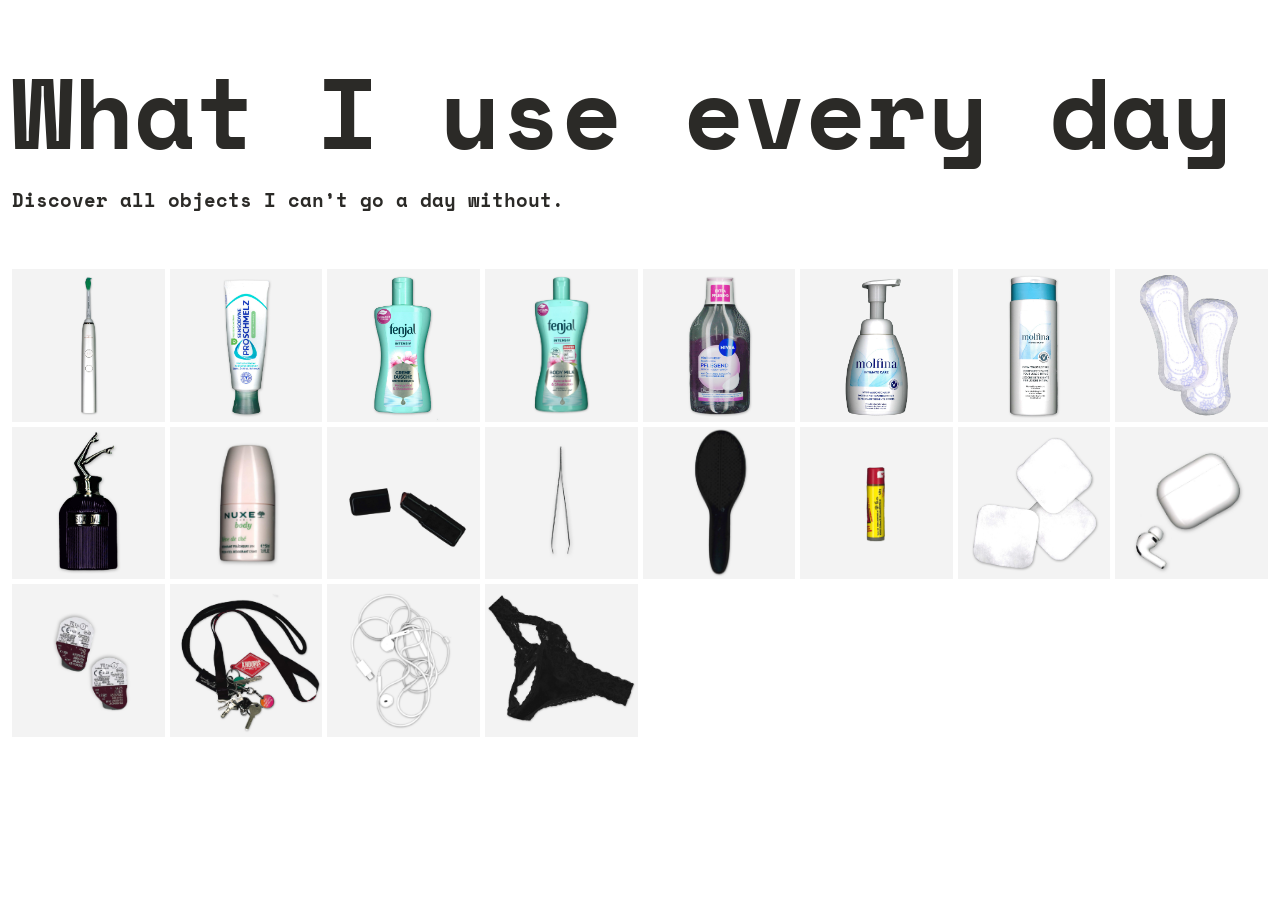
<file: Tag_3/zoom-galerie/index.html>
<!DOCTYPE html>
<html lang="de">
<head>
  <meta charset="UTF-8">
  <meta name="viewport" content="width=device-width, initial-scale=1.0">
  <title>What I use every day</title>
  <link rel="stylesheet" href="css/galerie.css">
</head>

<body>
  <main>
    <h1>What I use every day</h1>
    <p class="subtitle">Discover all objects I can’t go a day without.</p>

    <div class="wand">
      <div class="galerie">
        <figure class="bild" tabindex="0">
          <img src="images/Zahnbuerste.jpg" alt="Zahnbürste">
        </figure>

        <figure class="bild" tabindex="0">
          <img src="images/Zahnpasta.jpg" alt="Zahnpasta">
        </figure>

        <figure class="bild" tabindex="0">
          <img src="images/Bodyshampoo.jpg" alt="Bodyshampoo">
        </figure>

        <figure class="bild" tabindex="0">
          <img src="images/Bodylotion.jpg" alt="Bodylotion">
        </figure>

                <figure class="bild" tabindex="0">
          <img src="images/Abschmnkmittel.jpg" alt="Bodylotion">
        </figure>

                        <figure class="bild" tabindex="0">
          <img src="images/Intimwaschlotion.jpg" alt="Bodylotion">
        </figure>

                        <figure class="bild" tabindex="0">
          <img src="images/Intimwaschlotion2.jpg" alt="Bodylotion">
        </figure>

                        <figure class="bild" tabindex="0">
          <img src="images/Binde.jpg" alt="Bodylotion">
        </figure>

                        <figure class="bild" tabindex="0">
          <img src="images/Parfuem.jpg" alt="Bodylotion">
        </figure>

                                <figure class="bild" tabindex="0">
          <img src="images/Deo.jpg" alt="Bodylotion">
        </figure>

                                <figure class="bild" tabindex="0">
          <img src="images/Lippenstift.jpg" alt="Bodylotion">
        </figure>

                                <figure class="bild" tabindex="0">
          <img src="images/Pinzette.jpg" alt="Bodylotion">
        </figure>

                                <figure class="bild" tabindex="0">
          <img src="images/Kamm.jpg" alt="Bodylotion">
        </figure>

                                <figure class="bild" tabindex="0">
          <img src="images/Lippenpomade.jpg" alt="Bodylotion">
        </figure>

                                        <figure class="bild" tabindex="0">
          <img src="images/Wattepads.jpg" alt="Bodylotion">
        </figure>

                                        <figure class="bild" tabindex="0">
          <img src="images/kopfhoerer.jpg" alt="Bodylotion">
        </figure>

                                        <figure class="bild" tabindex="0">
          <img src="images/Linsen.jpg" alt="Bodylotion">
        </figure>

                                        <figure class="bild" tabindex="0">
          <img src="images/Schluessel.jpg" alt="Bodylotion">
        </figure>

                                        <figure class="bild" tabindex="0">
          <img src="images/Kabelkoepfhoerer.jpg" alt="Bodylotion">
        </figure>

                                                <figure class="bild" tabindex="0">
          <img src="images/Underwear.jpg" alt="Bodylotion">
        </figure>
      </div>

      <div class="text"></div>
    </div>
  </main>
</body>
</html>
</file>
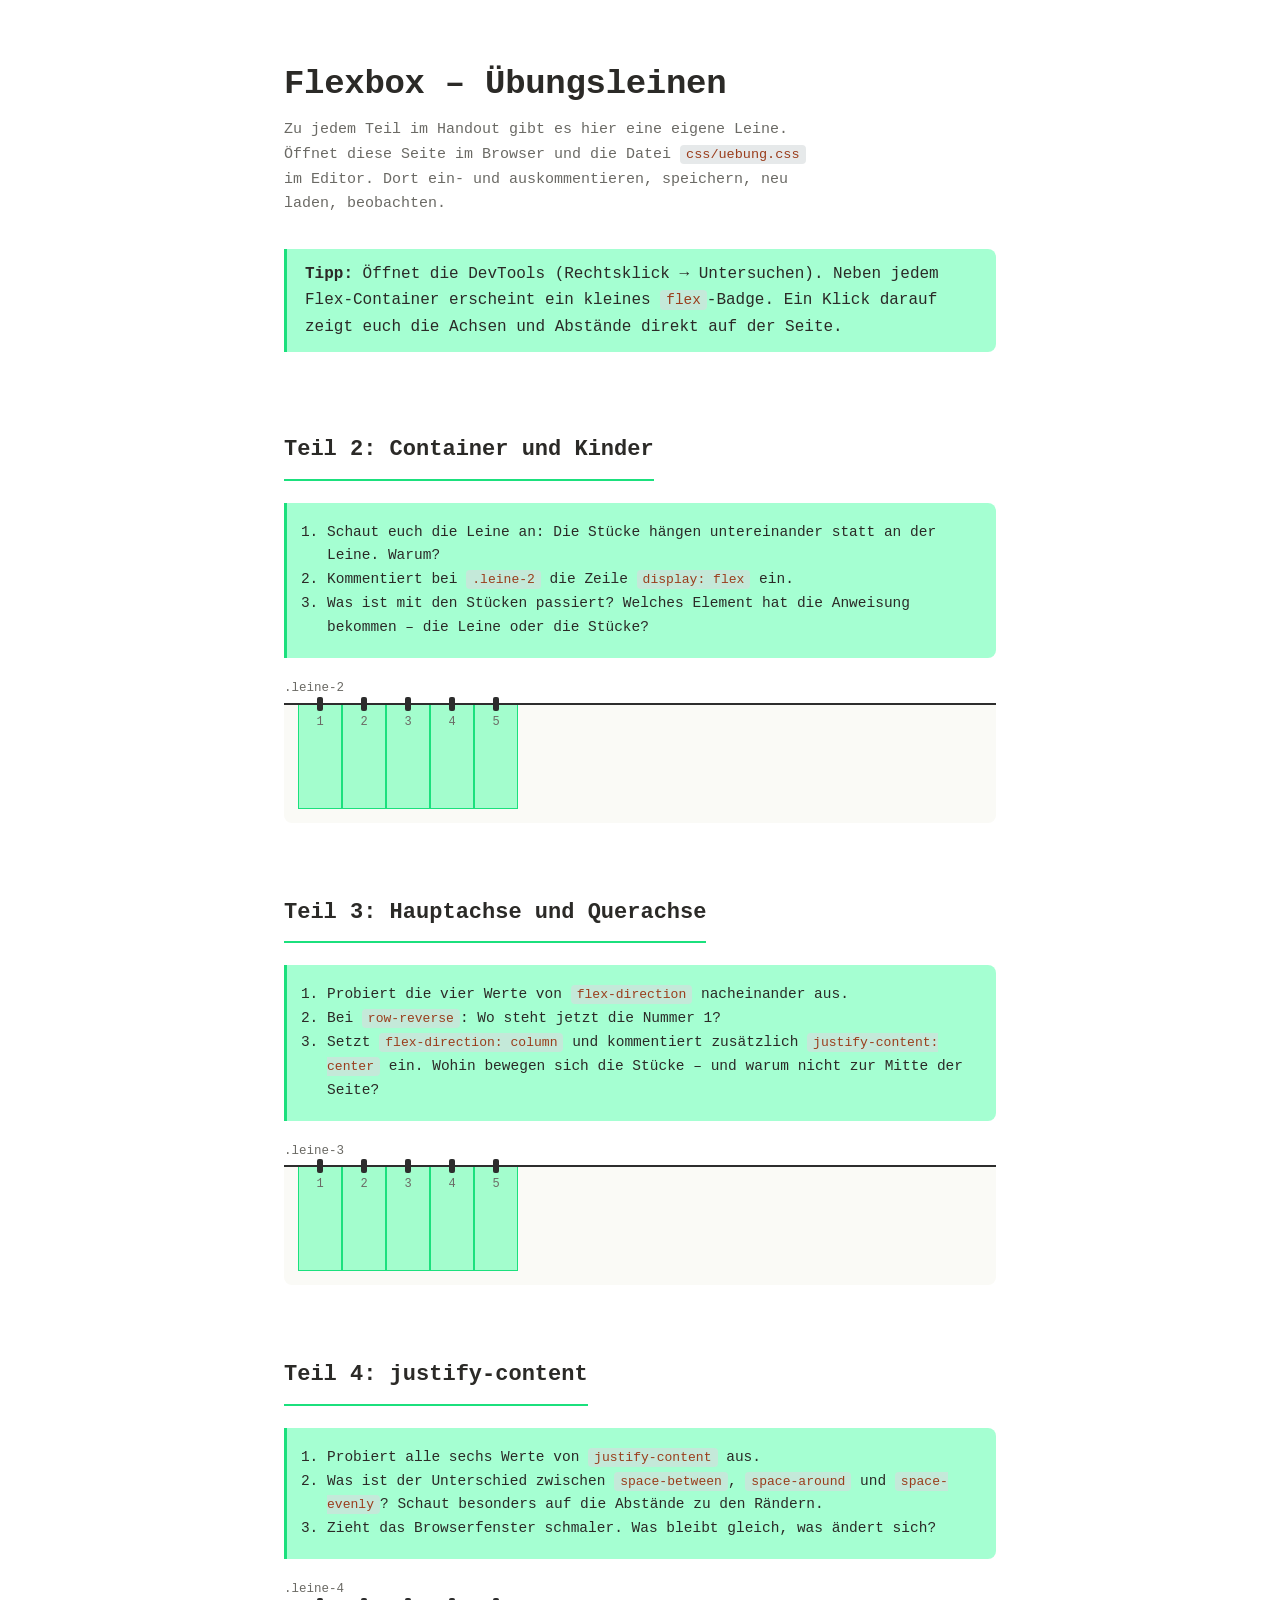
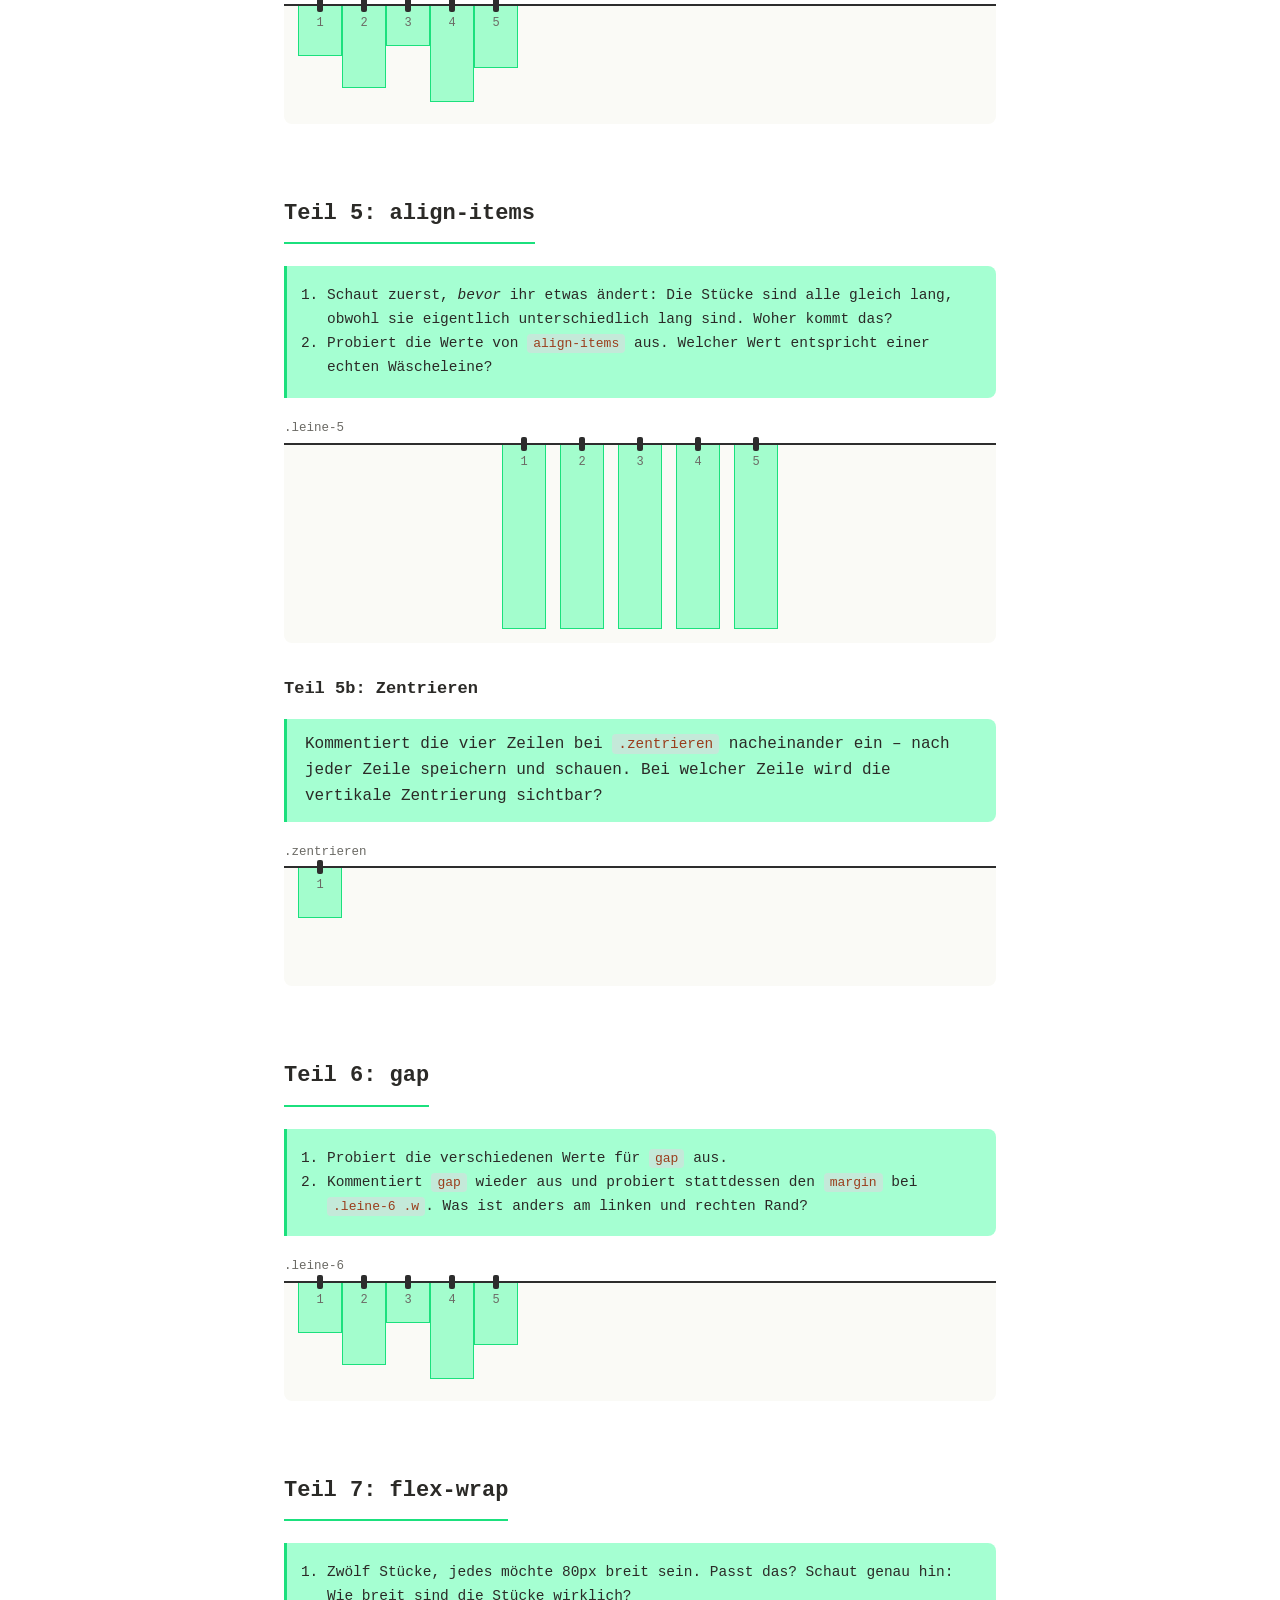
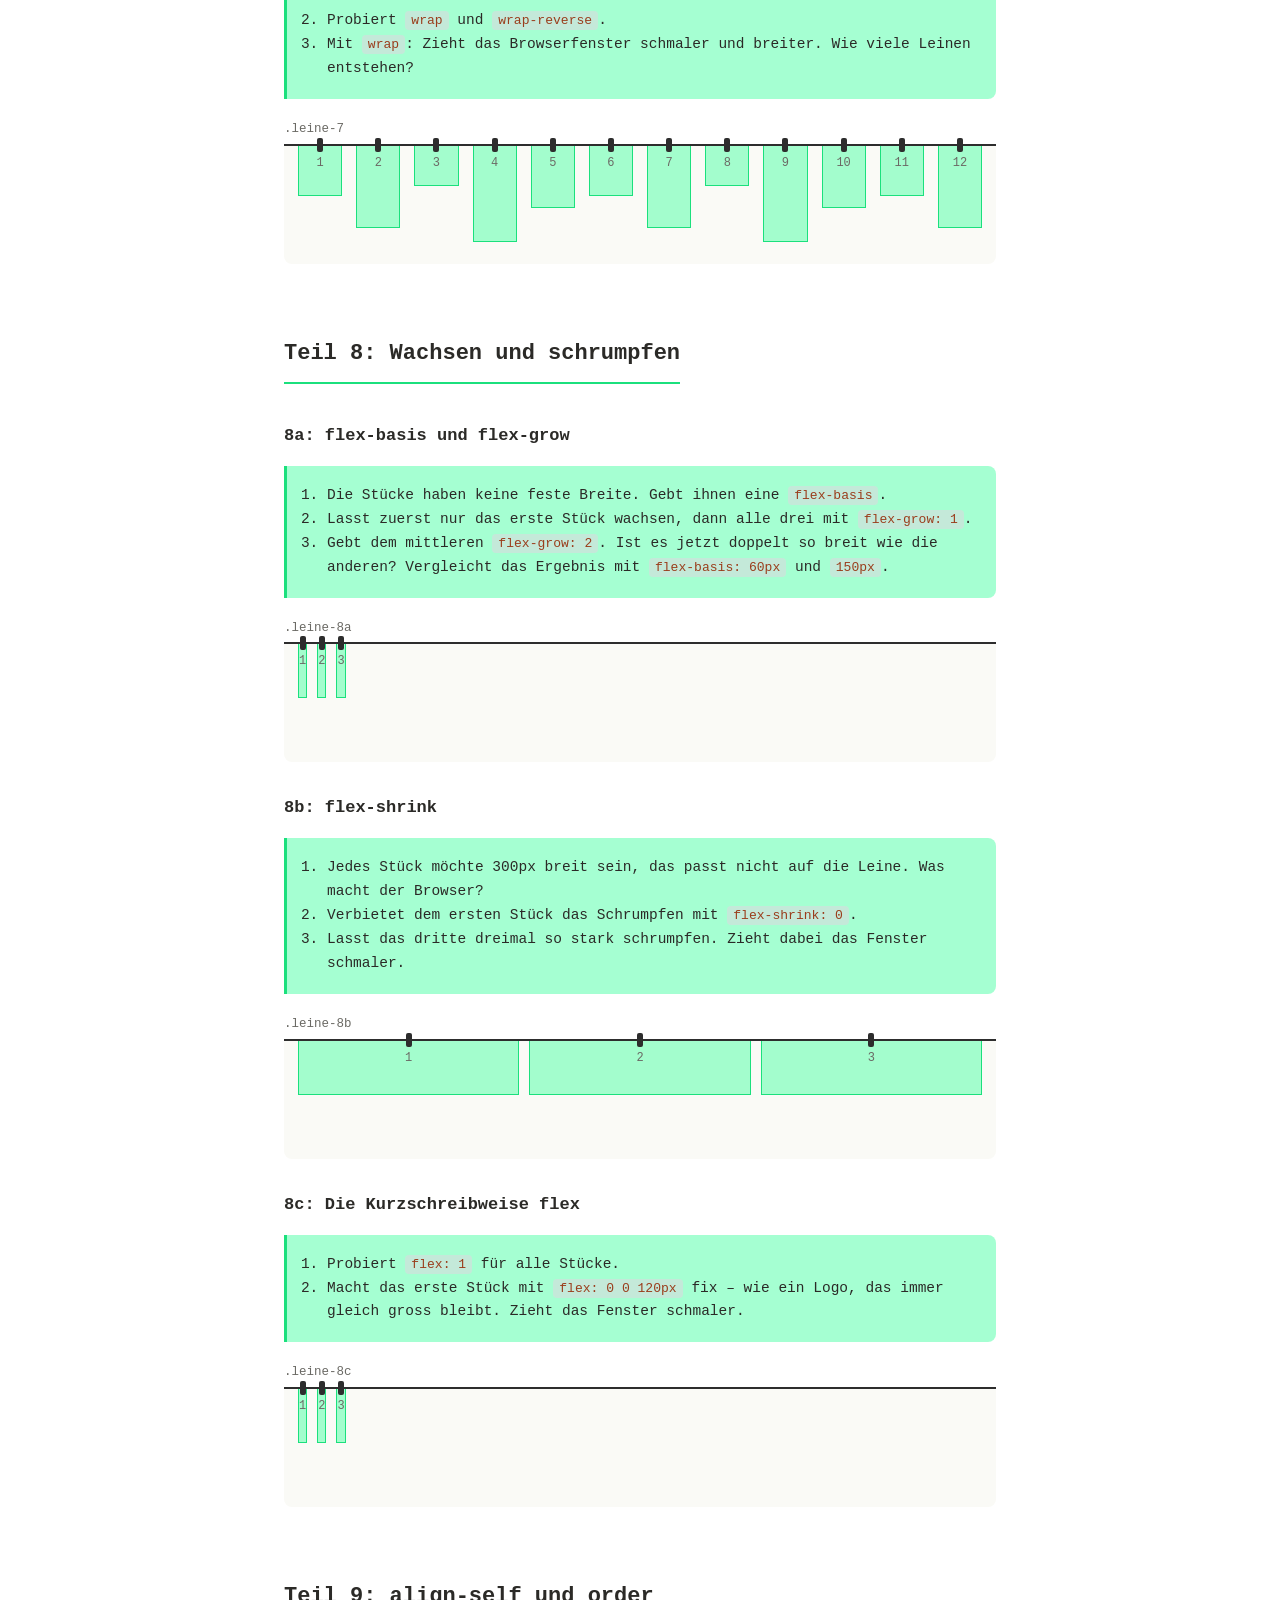
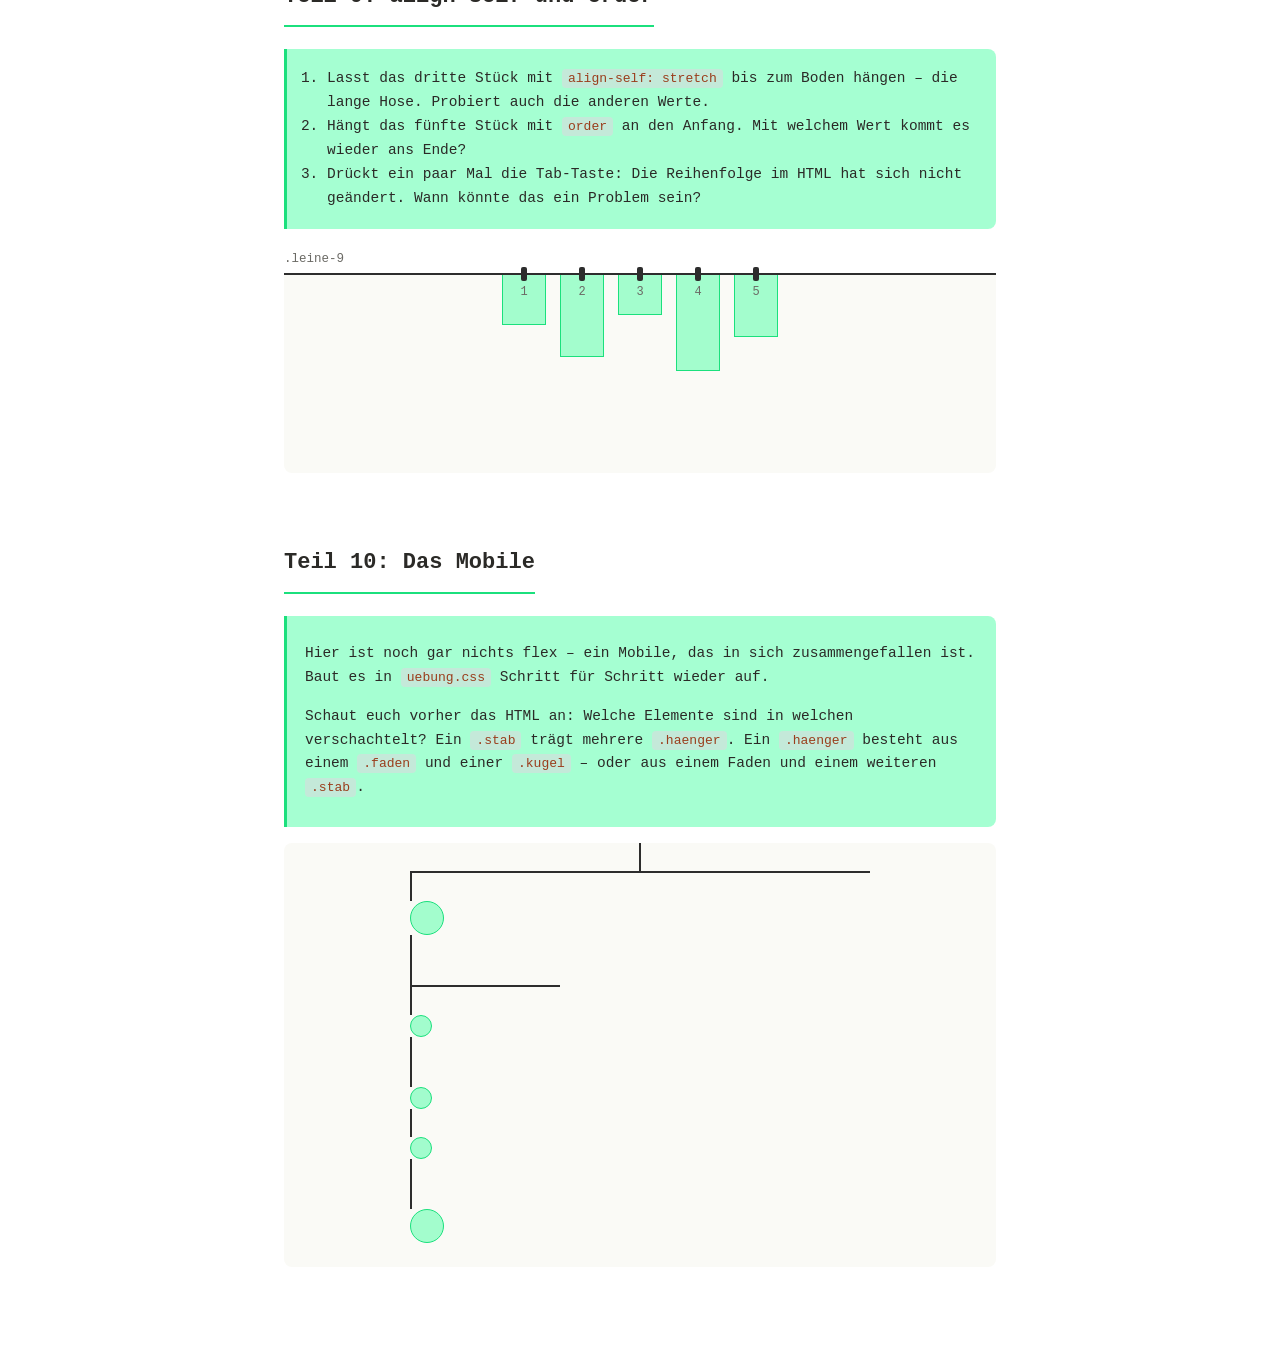
<file: GridModule2026/Tag 3/flexbox-uebung/index.html>
<!DOCTYPE html>
<html lang="de">

<head>
  <meta charset="UTF-8">
  <meta name="viewport" content="width=device-width, initial-scale=1.0">
  <title>Flexbox – Übungsleinen</title>

  <!-- Das Aussehen der Seite. Nicht bearbeiten. -->
  <link rel="stylesheet" href="css/basis.css">
  <!-- Hier probiert ihr aus. -->
  <link rel="stylesheet" href="css/uebung.css">
</head>

<body>
  <main>

    <h1>Flexbox – Übungsleinen</h1>
    <p class="subtitle">Zu jedem Teil im Handout gibt es hier eine eigene Leine. Öffnet diese Seite im Browser
      und die Datei <code>css/uebung.css</code> im Editor. Dort ein- und auskommentieren, speichern, neu laden,
      beobachten.</p>

    <div class="aufgabe">
      <strong>Tipp:</strong> Öffnet die DevTools (Rechtsklick → Untersuchen). Neben jedem Flex-Container
      erscheint ein kleines <code>flex</code>-Badge. Ein Klick darauf zeigt euch die Achsen und Abstände direkt
      auf der Seite.
    </div>


    <!-- ======================================================= -->
    <h2>Teil 2: Container und Kinder</h2>

    <div class="aufgabe">
      <ol>
        <li>Schaut euch die Leine an: Die Stücke hängen untereinander statt an der Leine. Warum?</li>
        <li>Kommentiert bei <code>.leine-2</code> die Zeile <code>display: flex</code> ein.</li>
        <li>Was ist mit den Stücken passiert? Welches Element hat die Anweisung bekommen – die Leine oder die
          Stücke?</li>
      </ol>
    </div>

    <p class="selektor">.leine-2</p>
    <div class="leine leine-2">
      <div class="w">1</div>
      <div class="w">2</div>
      <div class="w">3</div>
      <div class="w">4</div>
      <div class="w">5</div>
    </div>


    <!-- ======================================================= -->
    <h2>Teil 3: Hauptachse und Querachse</h2>

    <div class="aufgabe">
      <ol>
        <li>Probiert die vier Werte von <code>flex-direction</code> nacheinander aus.</li>
        <li>Bei <code>row-reverse</code>: Wo steht jetzt die Nummer 1?</li>
        <li>Setzt <code>flex-direction: column</code> und kommentiert zusätzlich
          <code>justify-content: center</code> ein. Wohin bewegen sich die Stücke – und warum nicht zur
          Mitte der Seite?</li>
      </ol>
    </div>

    <p class="selektor">.leine-3</p>
    <div class="leine leine-3">
      <div class="w">1</div>
      <div class="w">2</div>
      <div class="w">3</div>
      <div class="w">4</div>
      <div class="w">5</div>
    </div>


    <!-- ======================================================= -->
    <h2>Teil 4: justify-content</h2>

    <div class="aufgabe">
      <ol>
        <li>Probiert alle sechs Werte von <code>justify-content</code> aus.</li>
        <li>Was ist der Unterschied zwischen <code>space-between</code>, <code>space-around</code> und
          <code>space-evenly</code>? Schaut besonders auf die Abstände zu den Rändern.</li>
        <li>Zieht das Browserfenster schmaler. Was bleibt gleich, was ändert sich?</li>
      </ol>
    </div>

    <p class="selektor">.leine-4</p>
    <div class="leine leine-4">
      <div class="w">1</div>
      <div class="w">2</div>
      <div class="w">3</div>
      <div class="w">4</div>
      <div class="w">5</div>
    </div>


    <!-- ======================================================= -->
    <h2>Teil 5: align-items</h2>

    <div class="aufgabe">
      <ol>
        <li>Schaut zuerst, <em>bevor</em> ihr etwas ändert: Die Stücke sind alle gleich lang, obwohl sie
          eigentlich unterschiedlich lang sind. Woher kommt das?</li>
        <li>Probiert die Werte von <code>align-items</code> aus. Welcher Wert entspricht einer echten
          Wäscheleine?</li>
      </ol>
    </div>

    <p class="selektor">.leine-5</p>
    <div class="leine leine-5">
      <div class="w">1</div>
      <div class="w">2</div>
      <div class="w">3</div>
      <div class="w">4</div>
      <div class="w">5</div>
    </div>

    <h3>Teil 5b: Zentrieren</h3>

    <div class="aufgabe">
      Kommentiert die vier Zeilen bei <code>.zentrieren</code> nacheinander ein – nach jeder Zeile speichern
      und schauen. Bei welcher Zeile wird die vertikale Zentrierung sichtbar?
    </div>

    <p class="selektor">.zentrieren</p>
    <div class="leine zentrieren">
      <div class="w">1</div>
    </div>


    <!-- ======================================================= -->
    <h2>Teil 6: gap</h2>

    <div class="aufgabe">
      <ol>
        <li>Probiert die verschiedenen Werte für <code>gap</code> aus.</li>
        <li>Kommentiert <code>gap</code> wieder aus und probiert stattdessen den <code>margin</code> bei
          <code>.leine-6 .w</code>. Was ist anders am linken und rechten Rand?</li>
      </ol>
    </div>

    <p class="selektor">.leine-6</p>
    <div class="leine leine-6">
      <div class="w">1</div>
      <div class="w">2</div>
      <div class="w">3</div>
      <div class="w">4</div>
      <div class="w">5</div>
    </div>


    <!-- ======================================================= -->
    <h2>Teil 7: flex-wrap</h2>

    <div class="aufgabe">
      <ol>
        <li>Zwölf Stücke, jedes möchte 80px breit sein. Passt das? Schaut genau hin: Wie breit sind die
          Stücke wirklich?</li>
        <li>Probiert <code>wrap</code> und <code>wrap-reverse</code>.</li>
        <li>Mit <code>wrap</code>: Zieht das Browserfenster schmaler und breiter. Wie viele Leinen entstehen?
        </li>
      </ol>
    </div>

    <p class="selektor">.leine-7</p>
    <div class="leine leine-7">
      <div class="w">1</div>
      <div class="w">2</div>
      <div class="w">3</div>
      <div class="w">4</div>
      <div class="w">5</div>
      <div class="w">6</div>
      <div class="w">7</div>
      <div class="w">8</div>
      <div class="w">9</div>
      <div class="w">10</div>
      <div class="w">11</div>
      <div class="w">12</div>
    </div>


    <!-- ======================================================= -->
    <h2>Teil 8: Wachsen und schrumpfen</h2>

    <h3>8a: flex-basis und flex-grow</h3>

    <div class="aufgabe">
      <ol>
        <li>Die Stücke haben keine feste Breite. Gebt ihnen eine <code>flex-basis</code>.</li>
        <li>Lasst zuerst nur das erste Stück wachsen, dann alle drei mit <code>flex-grow: 1</code>.</li>
        <li>Gebt dem mittleren <code>flex-grow: 2</code>. Ist es jetzt doppelt so breit wie die anderen?
          Vergleicht das Ergebnis mit <code>flex-basis: 60px</code> und <code>150px</code>.</li>
      </ol>
    </div>

    <p class="selektor">.leine-8a</p>
    <div class="leine leine-8a">
      <div class="w">1</div>
      <div class="w">2</div>
      <div class="w">3</div>
    </div>

    <h3>8b: flex-shrink</h3>

    <div class="aufgabe">
      <ol>
        <li>Jedes Stück möchte 300px breit sein, das passt nicht auf die Leine. Was macht der Browser?</li>
        <li>Verbietet dem ersten Stück das Schrumpfen mit <code>flex-shrink: 0</code>.</li>
        <li>Lasst das dritte dreimal so stark schrumpfen. Zieht dabei das Fenster schmaler.</li>
      </ol>
    </div>

    <p class="selektor">.leine-8b</p>
    <div class="leine leine-8b">
      <div class="w">1</div>
      <div class="w">2</div>
      <div class="w">3</div>
    </div>

    <h3>8c: Die Kurzschreibweise flex</h3>

    <div class="aufgabe">
      <ol>
        <li>Probiert <code>flex: 1</code> für alle Stücke.</li>
        <li>Macht das erste Stück mit <code>flex: 0 0 120px</code> fix – wie ein Logo, das immer gleich gross
          bleibt. Zieht das Fenster schmaler.</li>
      </ol>
    </div>

    <p class="selektor">.leine-8c</p>
    <div class="leine leine-8c">
      <div class="w">1</div>
      <div class="w">2</div>
      <div class="w">3</div>
    </div>


    <!-- ======================================================= -->
    <h2>Teil 9: align-self und order</h2>

    <div class="aufgabe">
      <ol>
        <li>Lasst das dritte Stück mit <code>align-self: stretch</code> bis zum Boden hängen – die lange
          Hose. Probiert auch die anderen Werte.</li>
        <li>Hängt das fünfte Stück mit <code>order</code> an den Anfang. Mit welchem Wert kommt es wieder ans
          Ende?</li>
        <li>Drückt ein paar Mal die Tab-Taste: Die Reihenfolge im HTML hat sich nicht geändert. Wann könnte
          das ein Problem sein?</li>
      </ol>
    </div>

    <p class="selektor">.leine-9</p>
    <div class="leine leine-9">
      <div class="w">1</div>
      <div class="w">2</div>
      <div class="w">3</div>
      <div class="w">4</div>
      <div class="w">5</div>
    </div>


    <!-- ======================================================= -->
    <h2>Teil 10: Das Mobile</h2>

    <div class="aufgabe">
      <p>Hier ist noch gar nichts flex – ein Mobile, das in sich zusammengefallen ist. Baut es in
        <code>uebung.css</code> Schritt für Schritt wieder auf.</p>
      <p>Schaut euch vorher das HTML an: Welche Elemente sind in welchen verschachtelt? Ein
        <code>.stab</code> trägt mehrere <code>.haenger</code>. Ein <code>.haenger</code> besteht aus einem
        <code>.faden</code> und einer <code>.kugel</code> – oder aus einem Faden und einem weiteren
        <code>.stab</code>.</p>
    </div>

    <div class="mobile">
      <div class="aufhaengung"></div>

      <div class="stab gross">

        <div class="haenger">
          <div class="faden"></div>
          <div class="kugel"></div>
        </div>

        <div class="haenger">
          <div class="faden lang"></div>

          <div class="stab klein">
            <div class="haenger">
              <div class="faden"></div>
              <div class="kugel klein"></div>
            </div>
            <div class="haenger">
              <div class="faden lang"></div>
              <div class="kugel klein"></div>
            </div>
            <div class="haenger">
              <div class="faden"></div>
              <div class="kugel klein"></div>
            </div>
          </div>
        </div>

        <div class="haenger">
          <div class="faden lang"></div>
          <div class="kugel"></div>
        </div>

      </div>
    </div>

  </main>
</body>

</html>
</file>
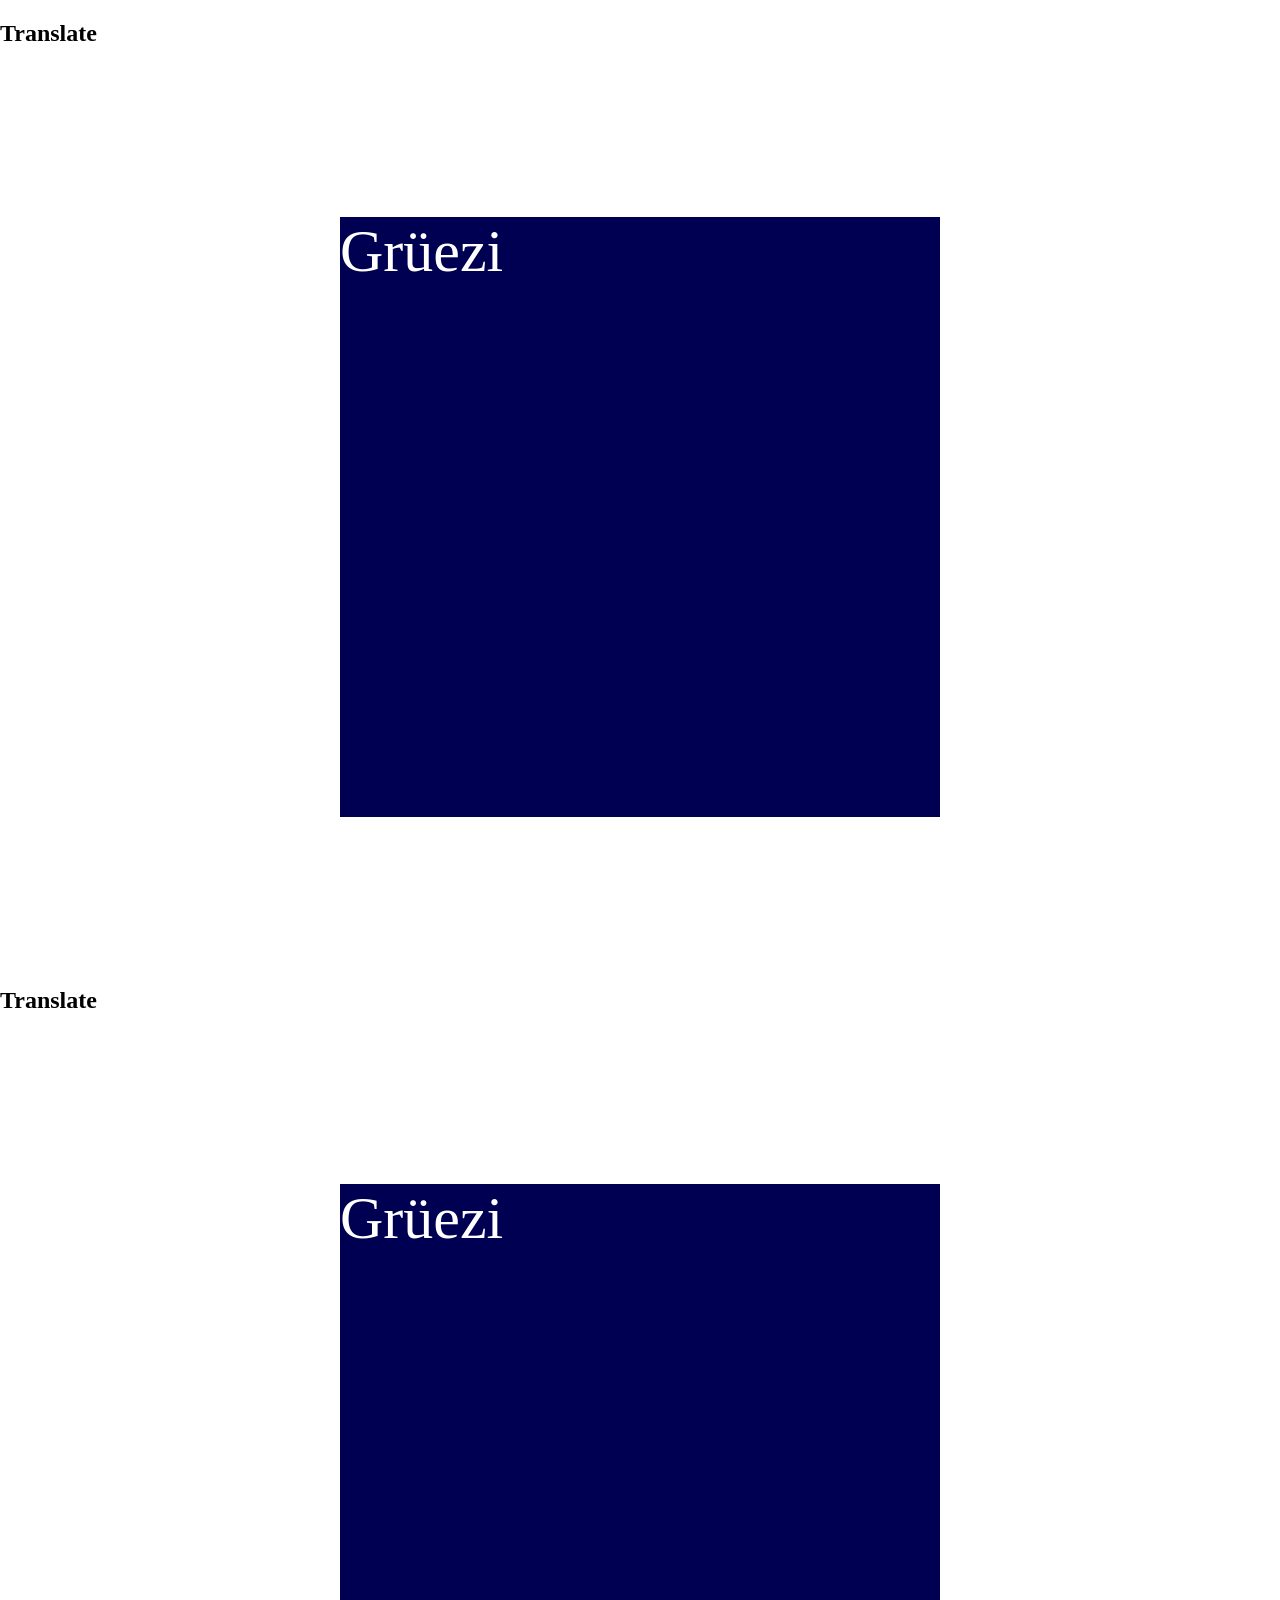
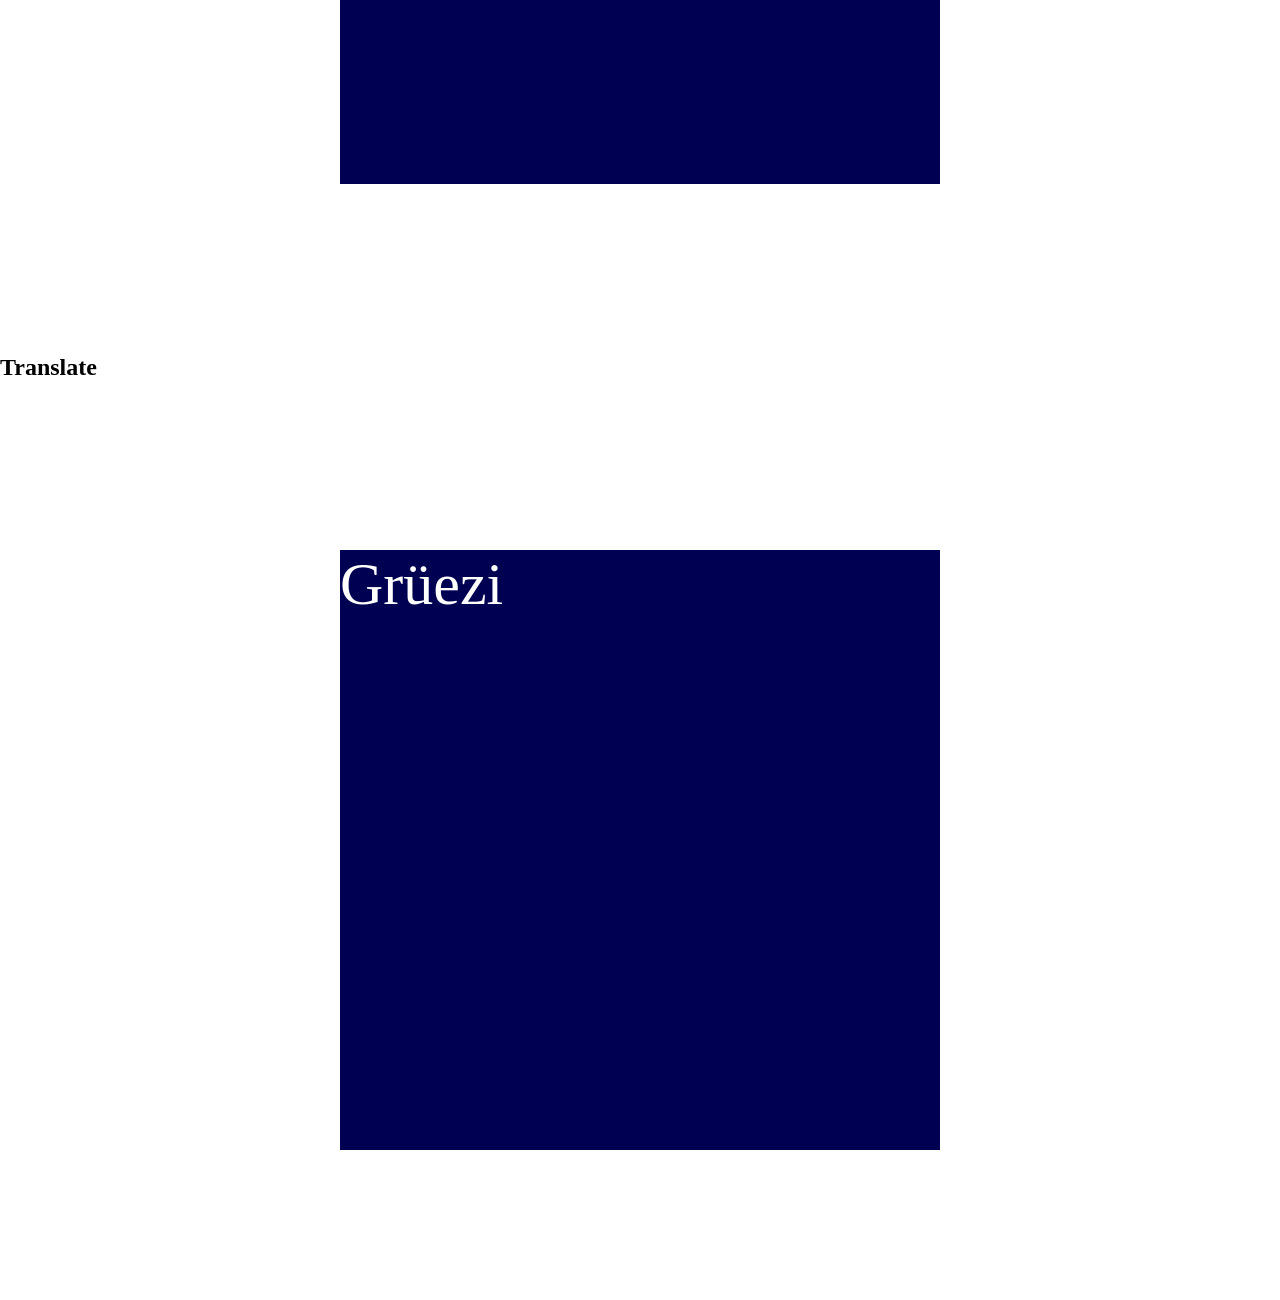
<file: Tag 5.2/ueb5_transform.html>
<!DOCTYPE html>
<html lang="en">
<head>
    <meta charset="UTF-8">
    <meta name="viewport" content="width=device-width, initial-scale=1.0">
    <title>Document</title>
    <link rel="stylesheet" href="style.css"
</head>

<body>

    <section>
  <h1>Translate</h1>
  <div class="group">
    <div class="not_transformed"></div>
    <div class="transformed verschoben">Grüezi</div>
  </div>
</section>
   
    <section>
  <h1>Translate</h1>
  <div class="group">
    <div class="not_transformed"></div>
    <div class="transformed rotieren">Grüezi</div>
  </div>
</section>

   <section>
  <h1>Translate</h1>
  <div class="group">
    <div class="not_transformed"></div>
    <div class="transformed rotieren">Grüezi</div>
  </div>
</section>

</body>
</html>
</file>
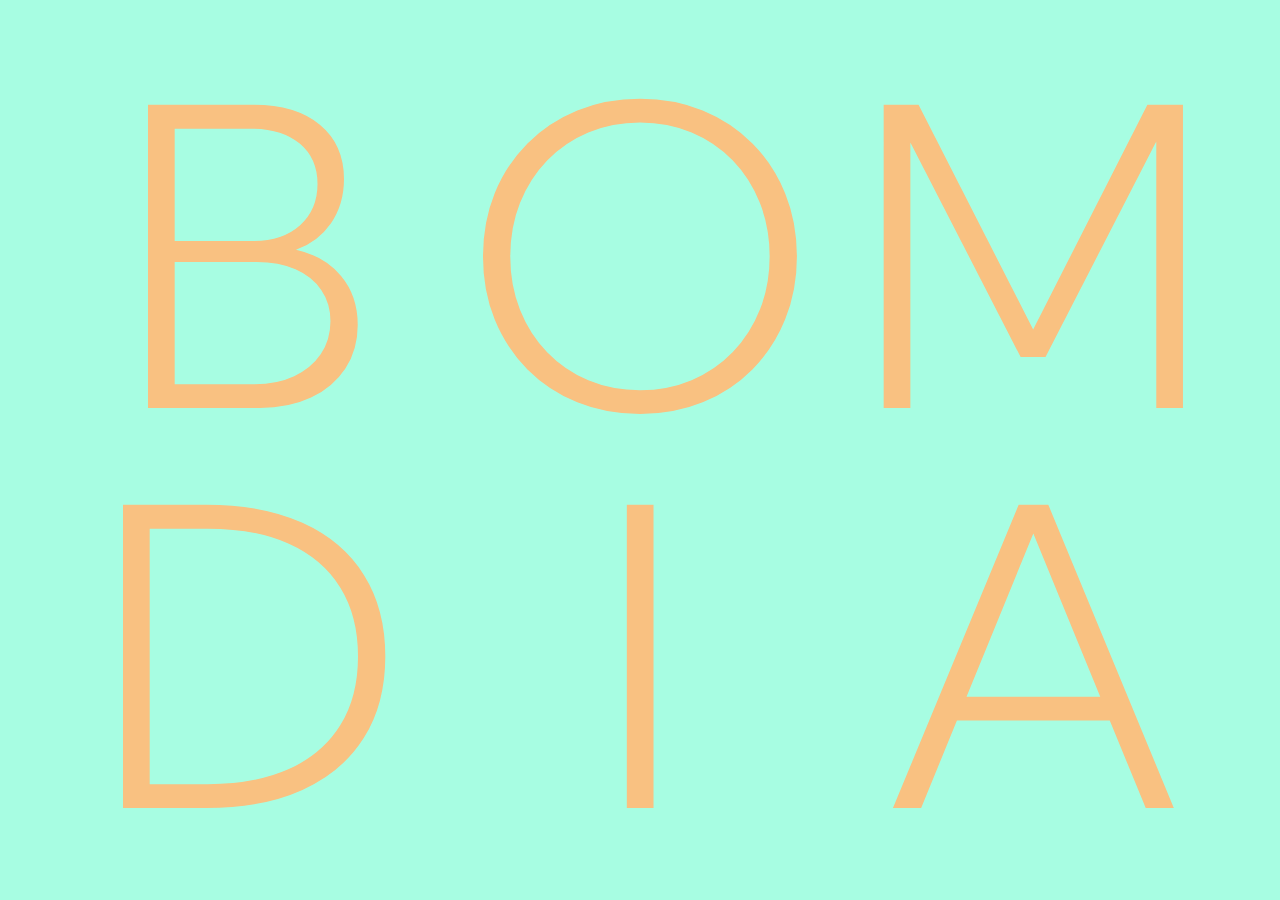
<file: Tag 6/ueb6.hallo.html>
<!DOCTYPE html>
<html lang="de">
<head>
  <meta charset="UTF-8">
  <meta name="viewport" content="width=device-width, initial-scale=1.0">
  <title>Grüezi</title>
  <link rel="stylesheet" href="style.css">
</head>
<body>

 <section>
  <h1 aria-label="Bom dia">
    <span class="word" aria-hidden="true">
      <span>B</span><span>O</span><span>M</span>
    </span>
    <span class="word" aria-hidden="true">
      <span>D</span><span>I</span><span>A</span>
    </span>
  </h1>
</section>

</body>
</html>
</file>
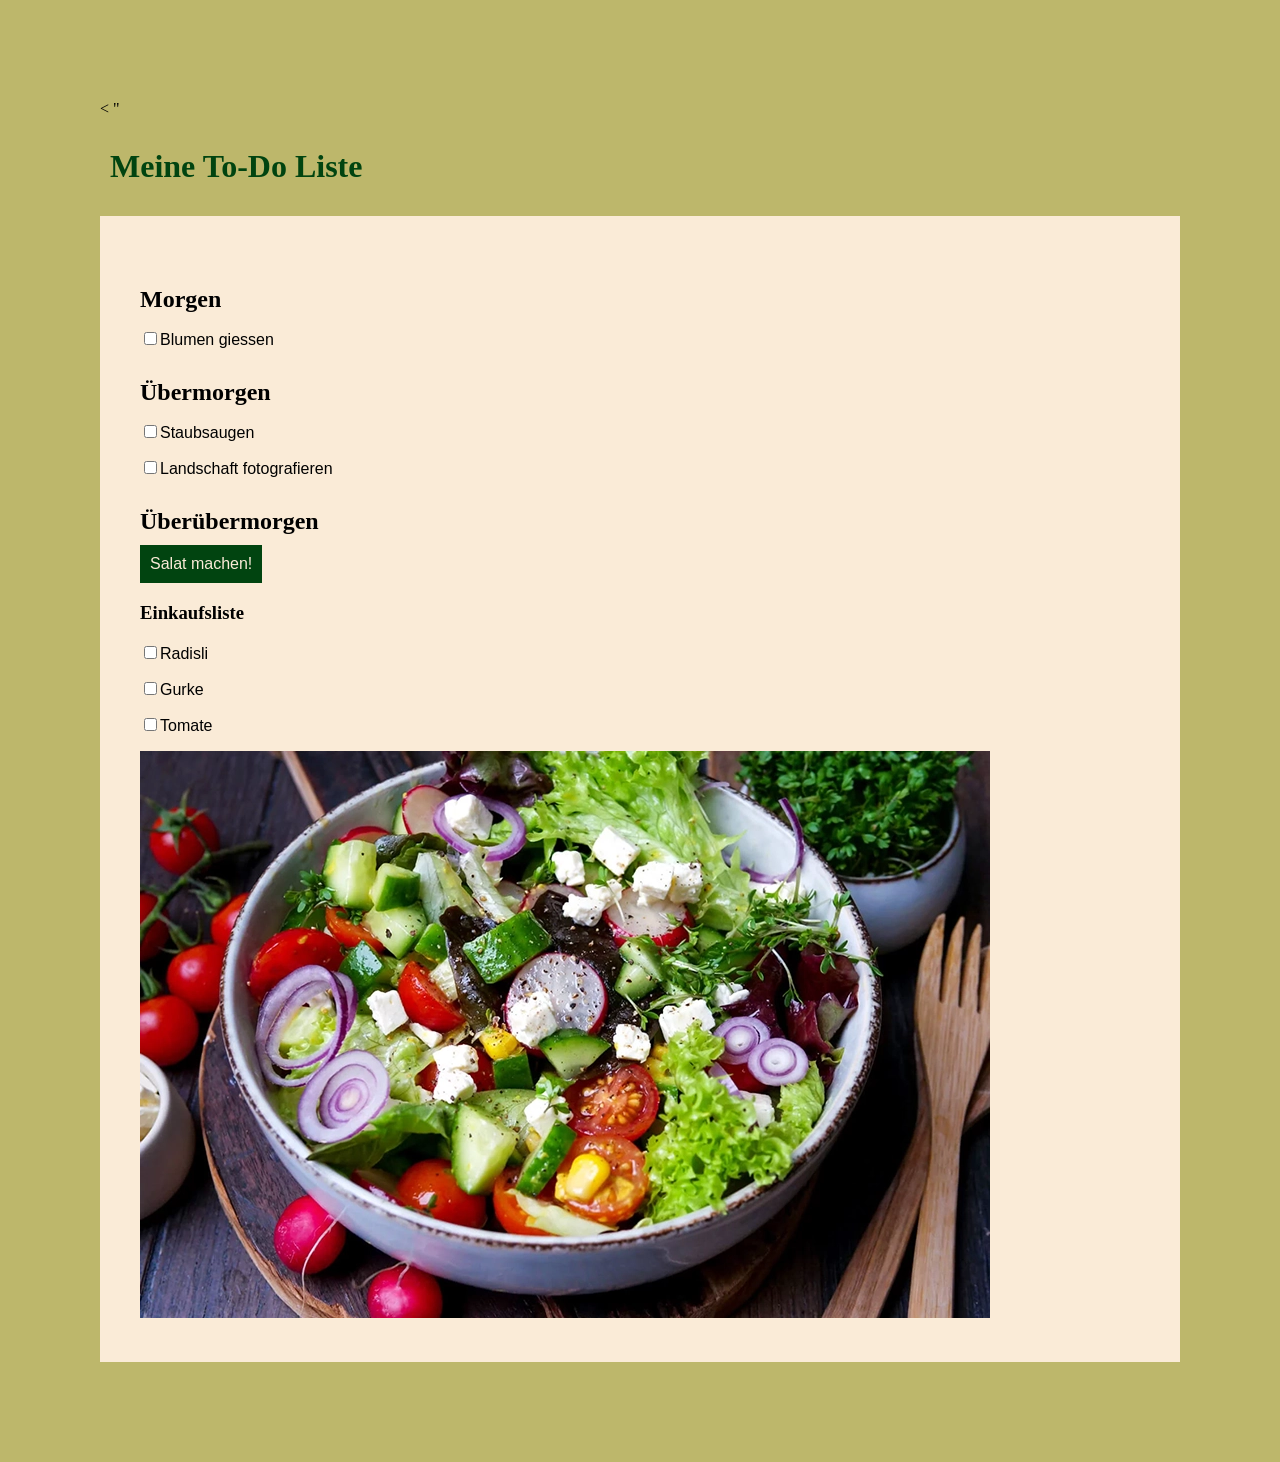
<file: Tag_1/uebung1.html>
<!DOCTYPE html>
<html lang="en">

<head>
    <meta charset="UTF-8">
    <meta name="viewport" content="width=device-width, initial-scale=1.0">
    <title>Document</title>
    <link rel="stylesheet" href="style.css">
</head>

<body>
    <
    
    
    "<h1>Meine To-Do Liste</h1>
    <div>
        <h2>Morgen</h2>
        <p>
            <input type="checkbox">Blumen giessen
            <a href="https://maps.app.goo.gl/7tmigx1nahLwQ3Tt6"></a>
        </p>
        <h2>Übermorgen</h2>
        <p><input type="checkbox">Staubsaugen</p>
        <p><input type="checkbox">Landschaft fotografieren</p>
        <h2>Überübermorgen</h2>
                  <div class="important">Salat machen!</div>
            <a href="https://maps.app.goo.gl/7tmigx1nahLwQ3Tt6"></a>

        <h3>Einkaufsliste</h3>
        <p><input type="checkbox">Radisli</p>
        <p><input type="checkbox">Gurke</p>
        <p><input type="checkbox">Tomate</p>

<img src="Images/Gemischter-Salat-Gaumenfreundin.jpg.webp" alt=""> 


</body>

</html>
</file>
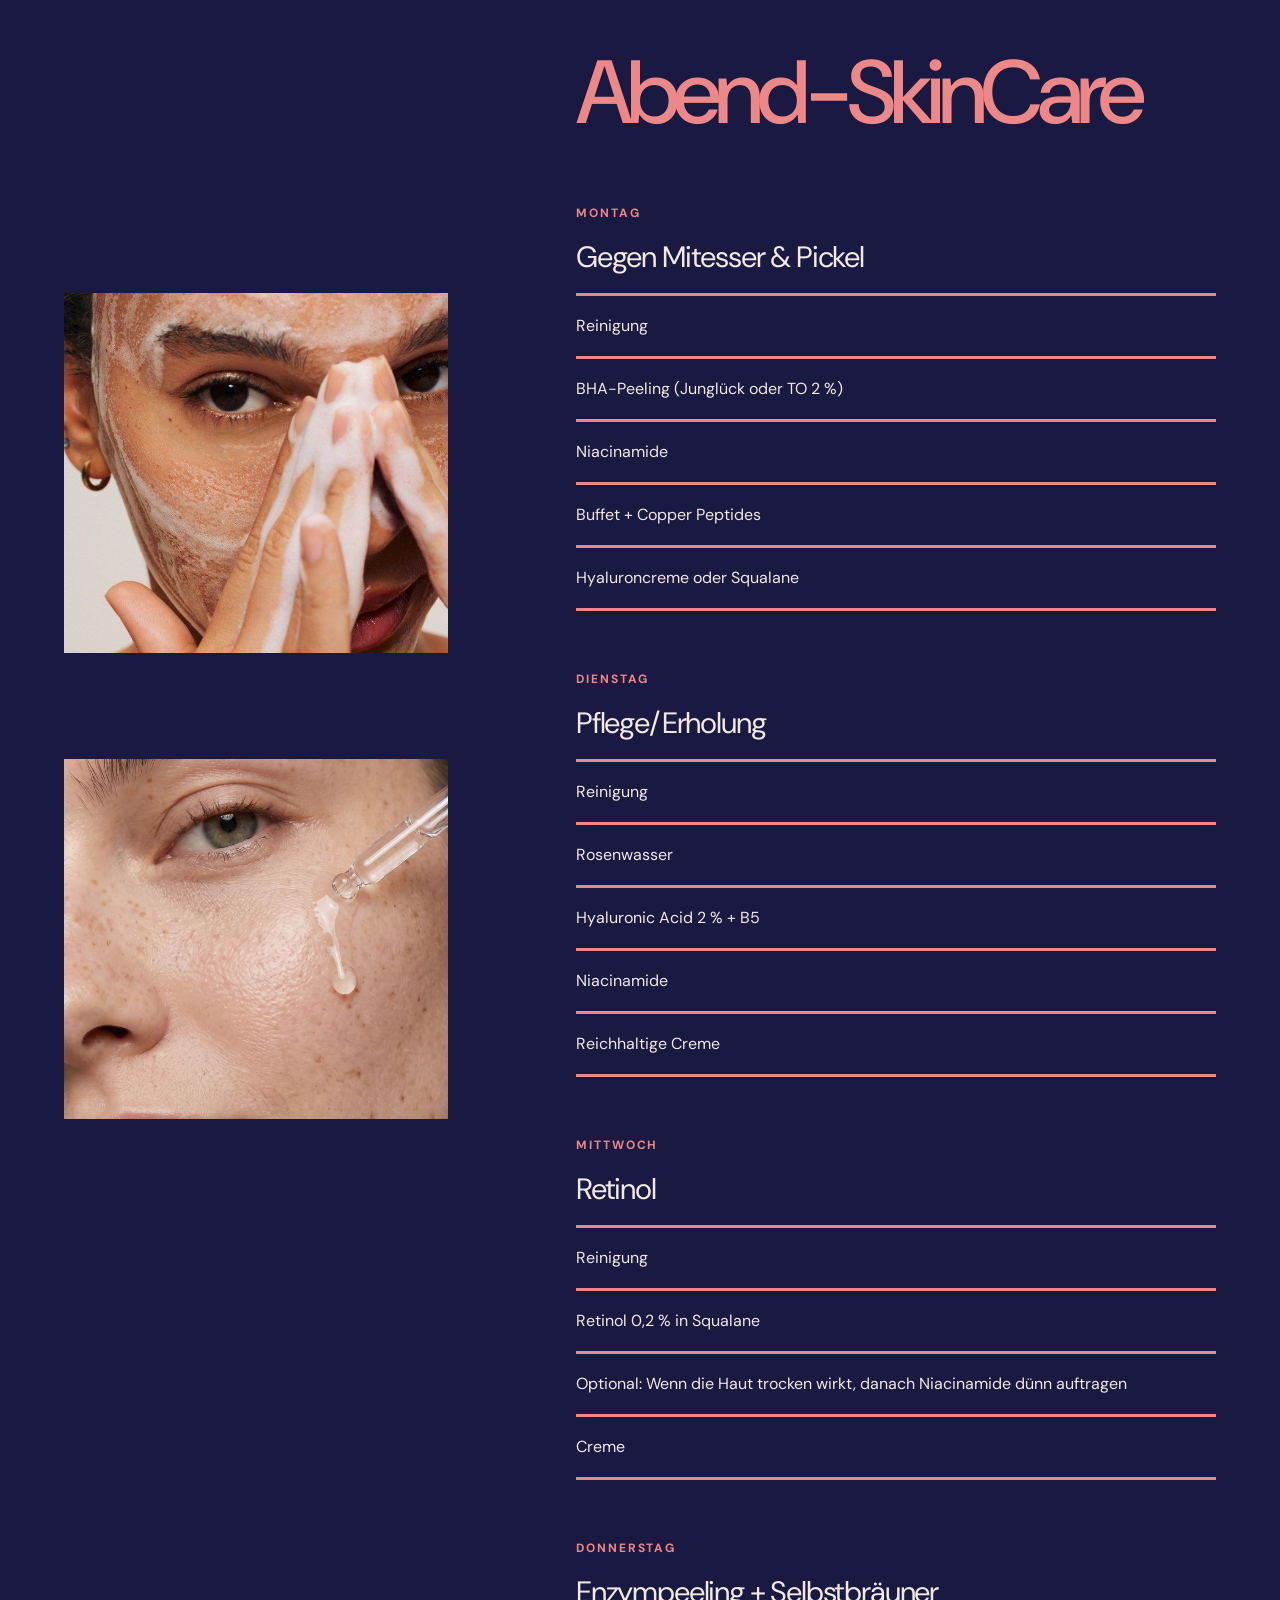
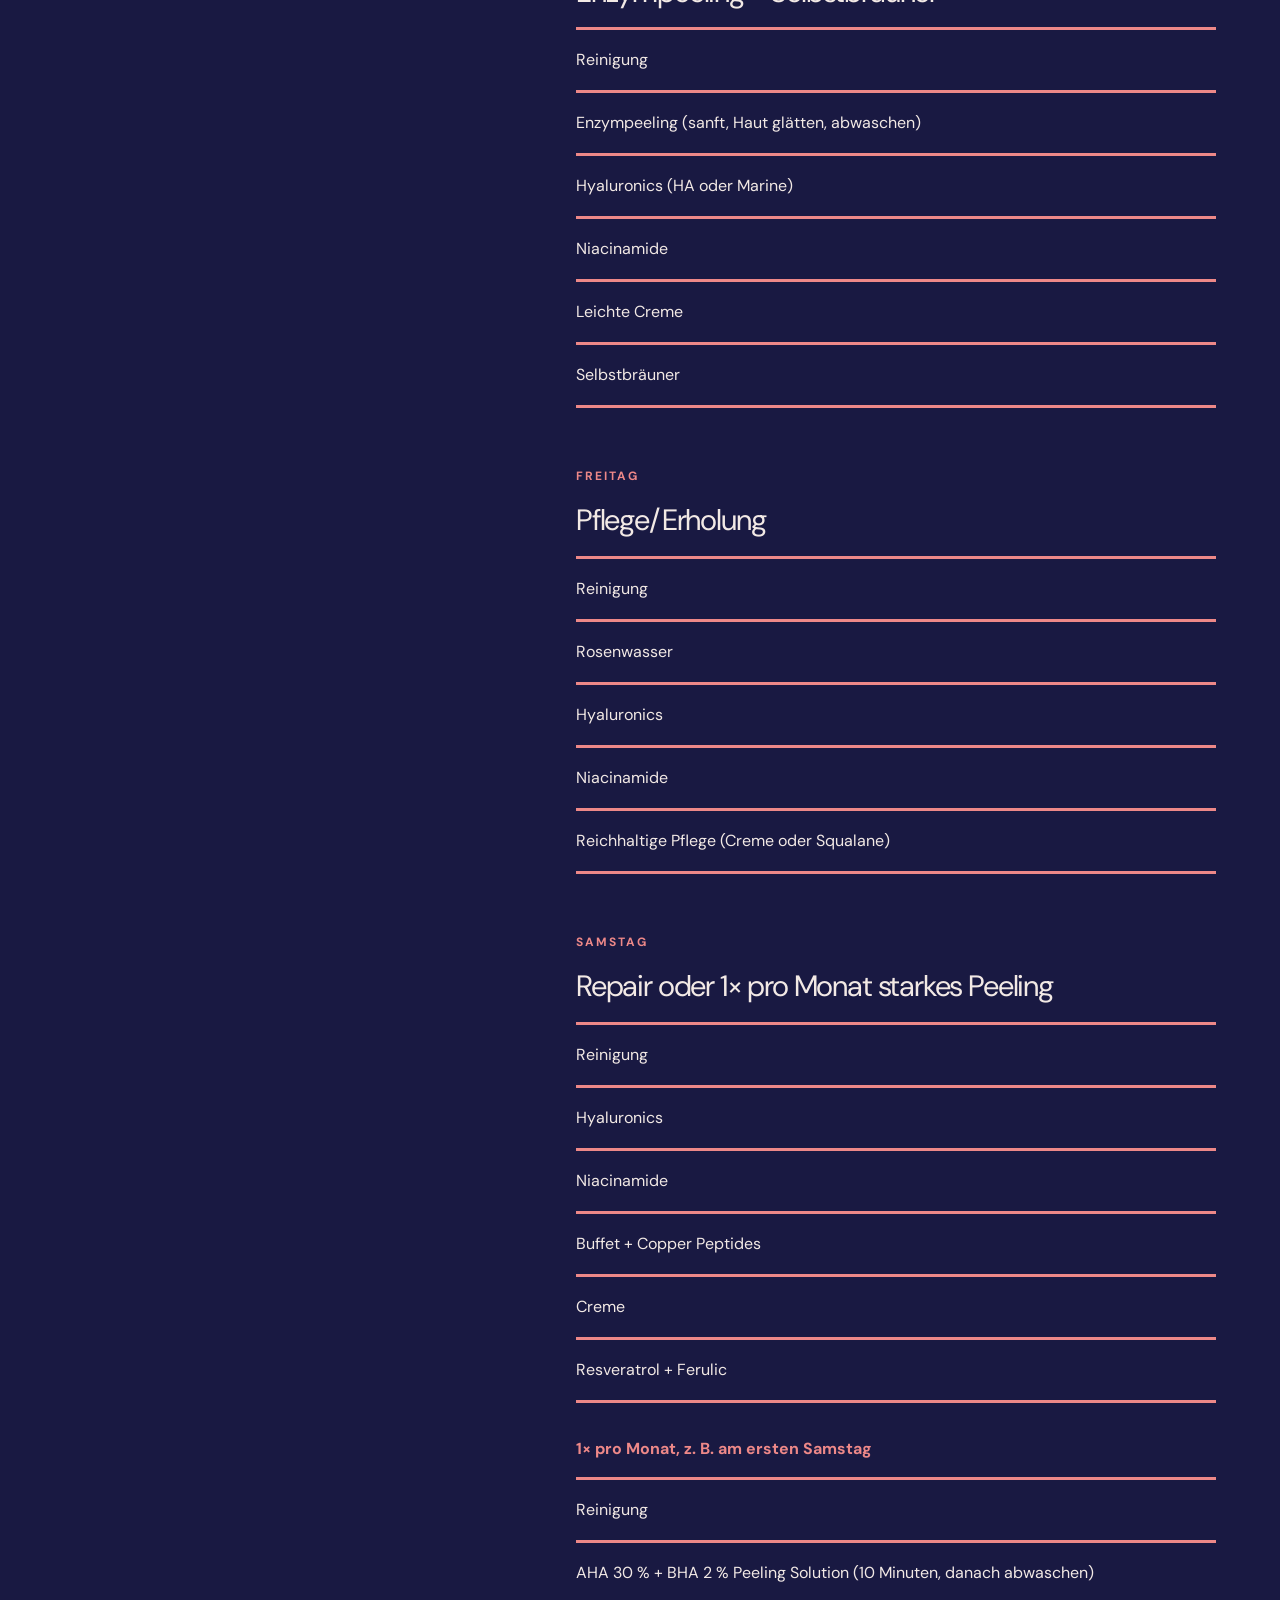
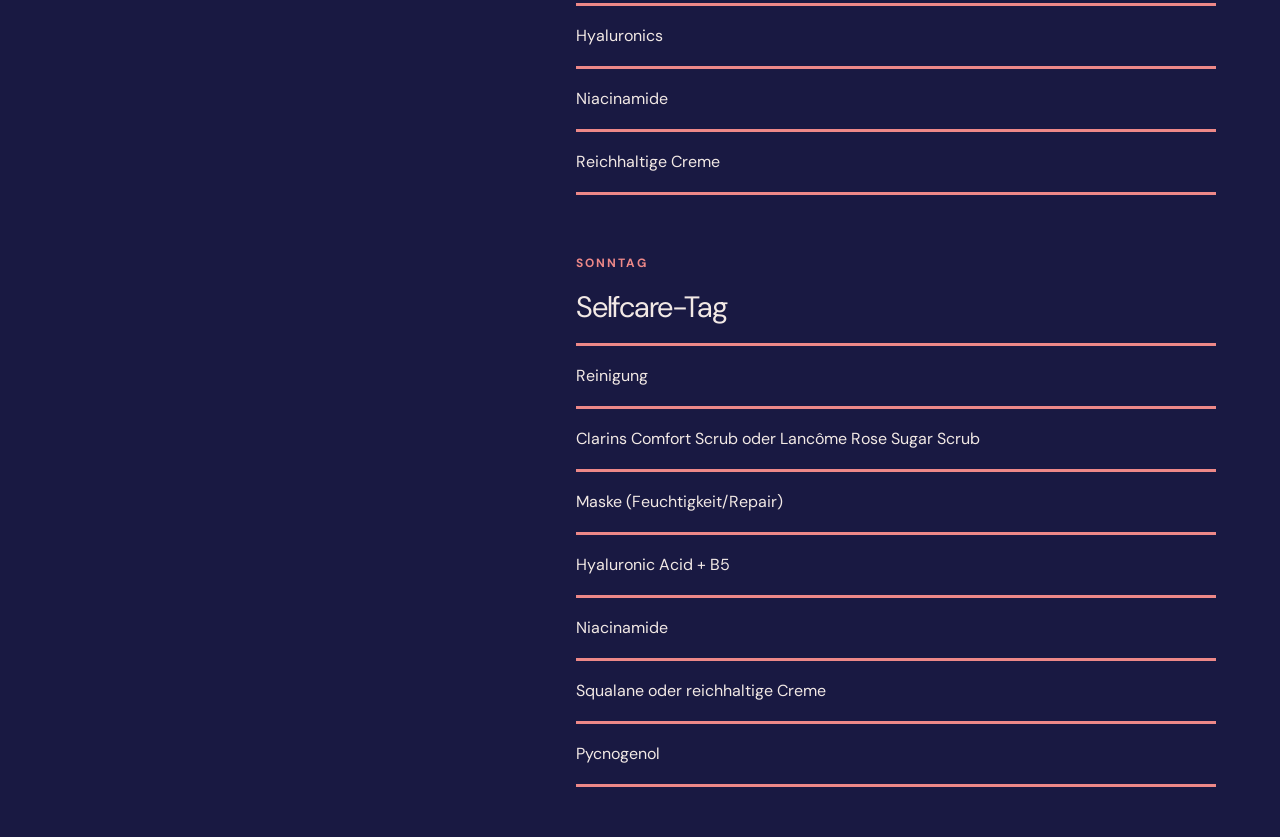
<file: Tag_2/Liste 2/uebung2.html>
<!DOCTYPE html>
<html lang="en">
<head>
    <meta charset="UTF-8">
    <meta name="viewport" content="width=device-width, initial-scale=1.0">
    <title>Document</title>
    <link rel="stylesheet" href="style.css">
</head>
<body>
    <h1>Abend-SkinCare</h1>

    <h2>Montag</h2>
    <h3>Gegen Mitesser &amp; Pickel</h3>

    <img class="hover-bild" src="./Images/Reinigung.jpg" alt="Reinigung">

    <ul>
        <li>Reinigung</li>
        <li>BHA-Peeling (Junglück oder TO 2 %)</li>
        <li>Niacinamide</li>
        <li>Buffet + Copper Peptides</li>
        <li>Hyaluroncreme oder Squalane</li>
    </ul>

    <h2>Dienstag</h2>
    <h3>Pflege/Erholung</h3>

    <img class="hover-bild" src="./Images/Hyaluronic.jpg" alt="Hyaluronic Acid">

    <ul>
        <li>Reinigung</li>
        <li>Rosenwasser</li>
        <li>Hyaluronic Acid 2 % + B5</li>
        <li>Niacinamide</li>
        <li>Reichhaltige Creme</li>
    </ul>

    <h2>Mittwoch</h2>
    <h3>Retinol</h3>

    <ul>
        <li>Reinigung</li>
        <li>Retinol 0,2 % in Squalane</li>
        <li>Optional: Wenn die Haut trocken wirkt, danach Niacinamide dünn auftragen</li>
        <li>Creme</li>
    </ul>

    <h2>Donnerstag</h2>
    <h3>Enzympeeling + Selbstbräuner</h3>

    <ul>
        <li>Reinigung</li>
        <li>Enzympeeling (sanft, Haut glätten, abwaschen)</li>
        <li>Hyaluronics (HA oder Marine)</li>
        <li>Niacinamide</li>
        <li>Leichte Creme</li>
        <li>Selbstbräuner</li>
    </ul>

    <h2>Freitag</h2>
    <h3>Pflege/Erholung</h3>

    <ul>
        <li>Reinigung</li>
        <li>Rosenwasser</li>
        <li>Hyaluronics</li>
        <li>Niacinamide</li>
        <li>Reichhaltige Pflege (Creme oder Squalane)</li>
    </ul>

    <h2>Samstag</h2>
    <h3>Repair oder 1× pro Monat starkes Peeling</h3>

    <ul>
        <li>Reinigung</li>
        <li>Hyaluronics</li>
        <li>Niacinamide</li>
        <li>Buffet + Copper Peptides</li>
        <li>Creme</li>
        <li>Resveratrol + Ferulic</li>
    </ul>

    <strong>1× pro Monat, z. B. am ersten Samstag</strong>

    <ul>
        <li>Reinigung</li>
        <li>AHA 30 % + BHA 2 % Peeling Solution (10 Minuten, danach abwaschen)</li>
        <li>Hyaluronics</li>
        <li>Niacinamide</li>
        <li>Reichhaltige Creme</li>
    </ul>

    <h2>Sonntag</h2>
    <h3>Selfcare-Tag</h3>

    <ul>
        <li>Reinigung</li>
        <li>Clarins Comfort Scrub oder Lancôme Rose Sugar Scrub</li>
        <li>Maske (Feuchtigkeit/Repair)</li>
        <li>Hyaluronic Acid + B5</li>
        <li>Niacinamide</li>
        <li>Squalane oder reichhaltige Creme</li>
        <li>Pycnogenol</li>
    </ul>

    <script>
        const bilder = document.querySelectorAll(".hover-bild");
        const dienstag = document.querySelectorAll("h2")[1];

        function bildWechseln() {
            const dienstagErreicht =
                dienstag.getBoundingClientRect().top < window.innerHeight / 2;

            bilder[0].classList.toggle("is-active", !dienstagErreicht);
            bilder[1].classList.toggle("is-active", dienstagErreicht);
        }

        window.addEventListener("scroll", bildWechseln);
        bildWechseln();
    </script>
</body>
</html>
</file>
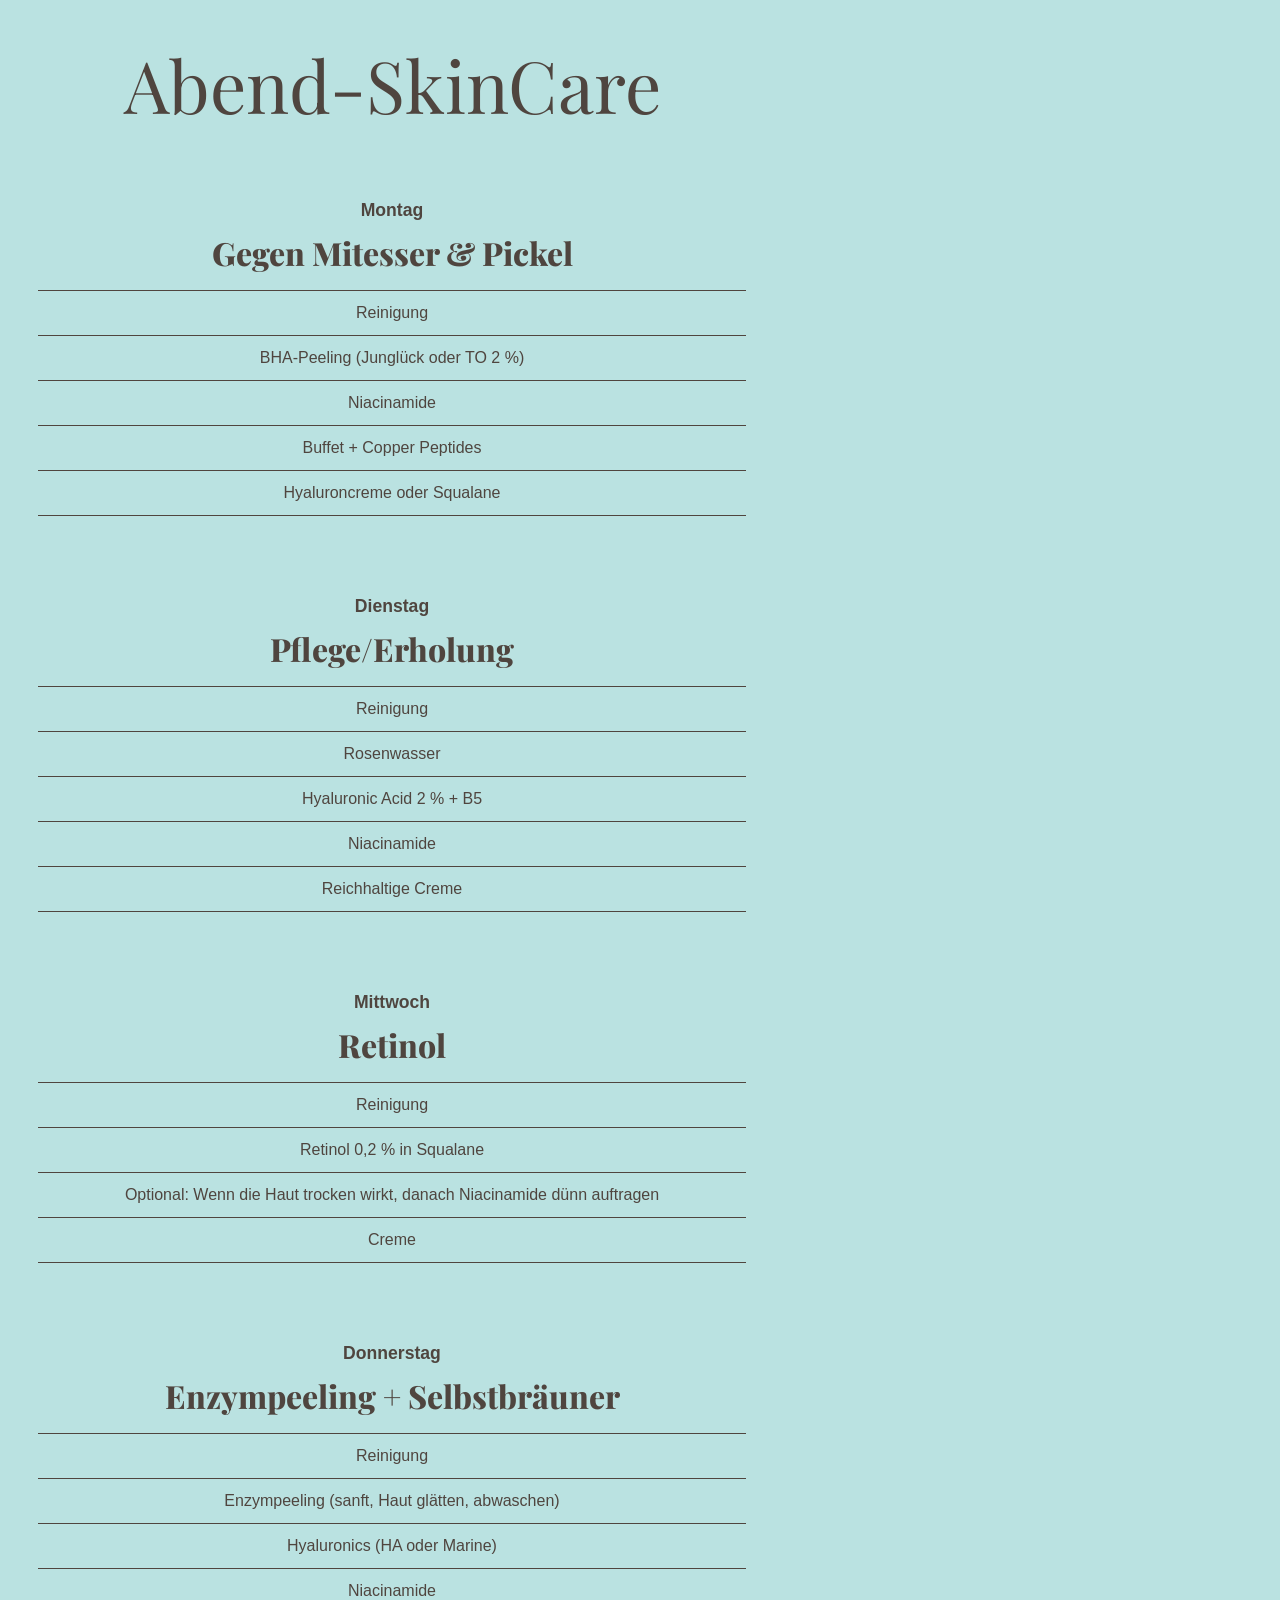
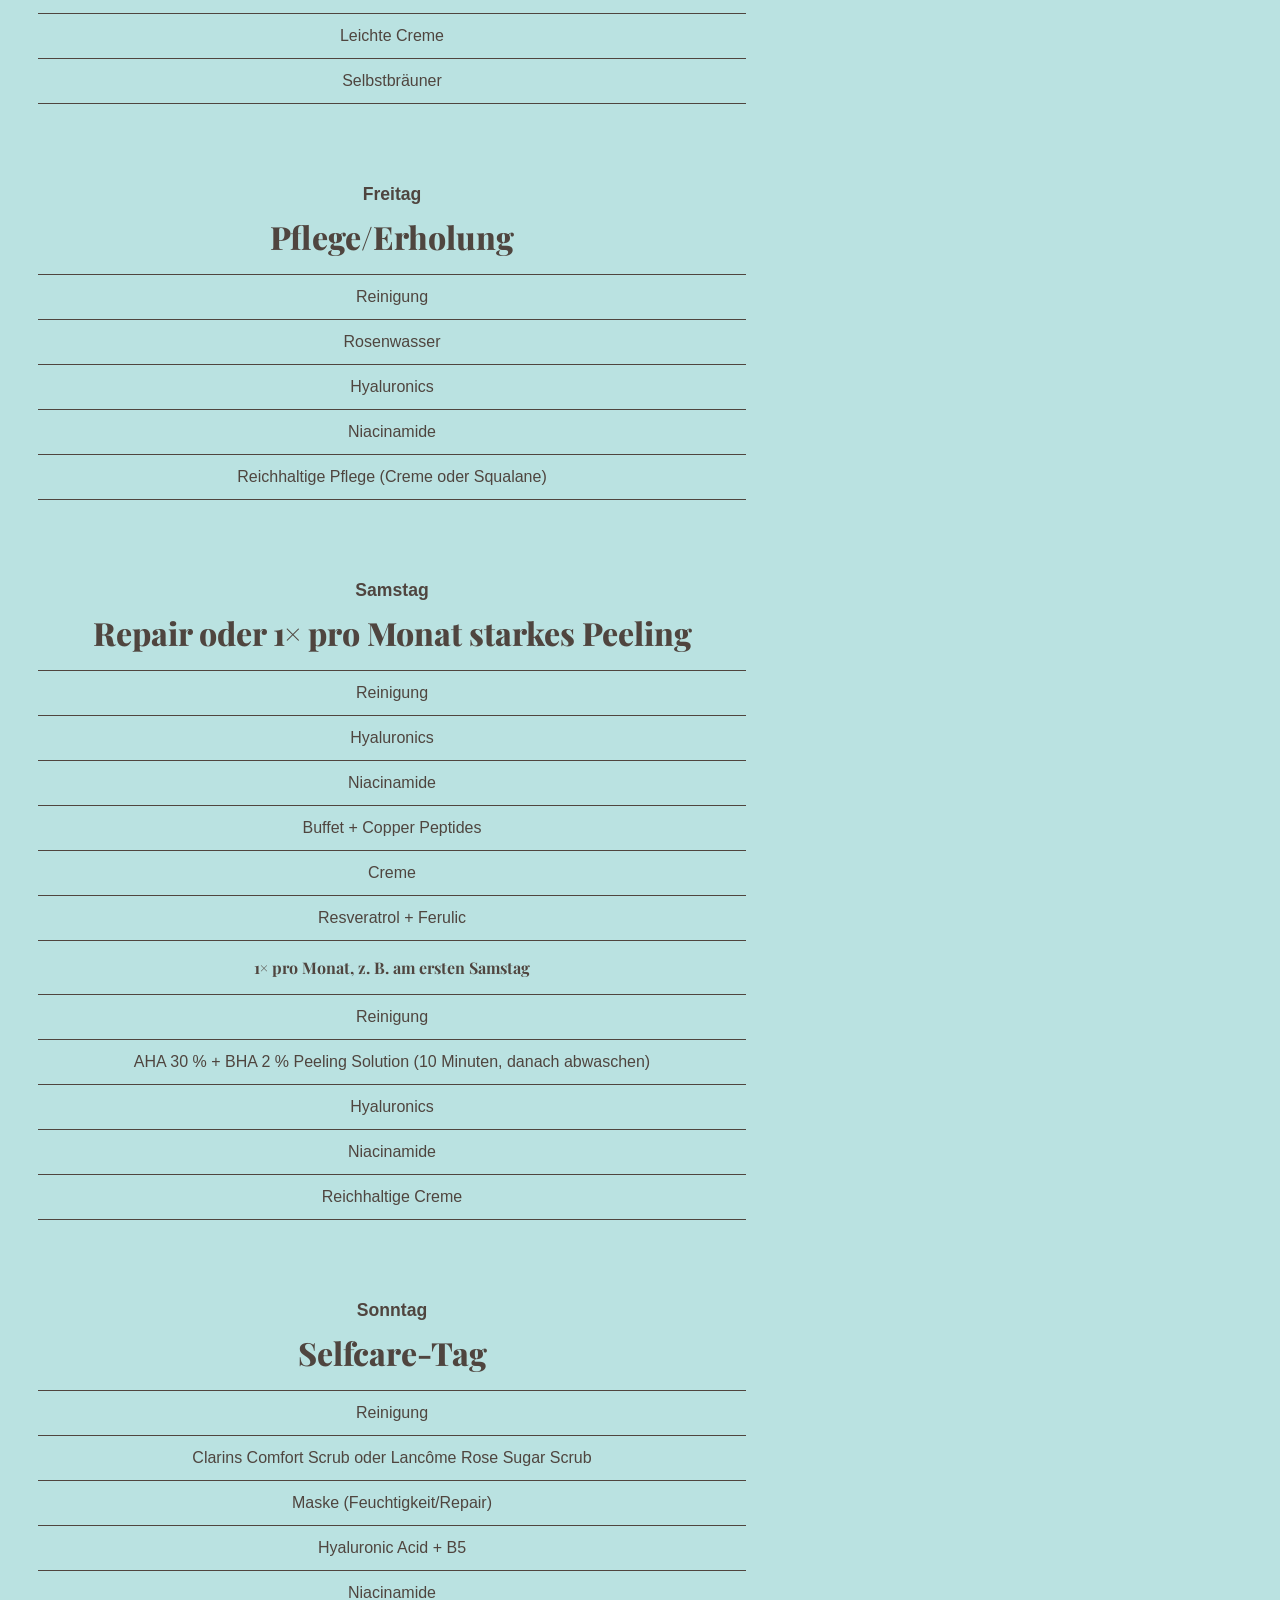
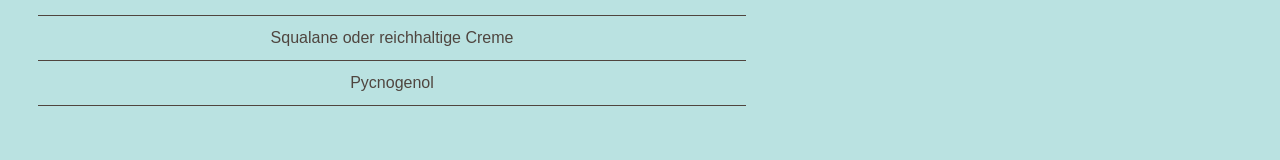
<file: Tag_2/Liste/uebung2.html>
<!DOCTYPE html>
<html lang="en">
<head>
    <meta charset="UTF-8">
    <meta name="viewport" content="width=device-width, initial-scale=1.0">
    <title>Document</title>
    <link rel="stylesheet" href="style.css">
</head>
<body>
   <h1>Abend-SkinCare</h1>

    <h2>Montag</h2>
        <h3>Gegen Mitesser &amp; Pickel</h3>

    <img
    class="hover-bild"
    src="./Images/Reinigung.jpg">

            <ul>
              <li>Reinigung</li>
              <li>BHA-Peeling (Junglück oder TO 2 %)</li>
              <li>Niacinamide</li>
              <li>Buffet + Copper Peptides</li>
              <li>Hyaluroncreme oder Squalane</li>
            </ul>


    <h2>Dienstag</h2>
    <h3>Pflege/Erholung</h3>

           <img
    class="hover-bild"
    src="./Images/Hyaluronic.jpg">

    
            <ul>
              <li>Reinigung</li>
              <li>Rosenwasser</li>
              <li>Hyaluronic Acid 2 % + B5</li>
              <li>Niacinamide</li>
              <li>Reichhaltige Creme</li>
            </ul>


    <h2>Mittwoch</h2>
    <h3>Retinol</h3>

            <ul>
              <li>Reinigung</li>
              <li>Retinol 0,2 % in Squalane</li>
              <li>Optional: Wenn die Haut trocken wirkt, danach Niacinamide dünn auftragen</li>
              <li>Creme</li>
            </ul>


    <h2>Donnerstag</h2>
    <h3>Enzympeeling + Selbstbräuner</h3>
            <ul>
              <li>Reinigung</li>
              <li>Enzympeeling (sanft, Haut glätten, abwaschen)</li>
              <li>Hyaluronics (HA oder Marine)</li>
              <li>Niacinamide</li>
              <li>Leichte Creme</li>
              <li>Selbstbräuner</li>
            </ul>


    <h2>Freitag</h2>
    <h3>Pflege/Erholung</h3>

            <ul>
              <li>Reinigung</li>
              <li>Rosenwasser</li>
              <li>Hyaluronics</li>
              <li>Niacinamide</li>
              <li>Reichhaltige Pflege (Creme oder Squalane)</li>
            </ul>


    <h2>Samstag</h2>
    <h3>Repair oder 1× pro Monat starkes Peeling</h3>

            <ul>
                <li>Reinigung</li>
                <li>Hyaluronics</li>
                <li>Niacinamide</li>
                <li>Buffet + Copper Peptides</li>
                <li>Creme</li>
                <li>Resveratrol + Ferulic</li>
            </ul>


        <strong>1× pro Monat, z. B. am ersten Samstag</strong>

                <ul>
                  <li>Reinigung</li>
                  <li>AHA 30 % + BHA 2 % Peeling Solution (10 Minuten, danach abwaschen)</li>
                  <li>Hyaluronics</li>
                  <li>Niacinamide</li>
                  <li>Reichhaltige Creme</li>
                </ul>


     <h2>Sonntag</h2>
     <h3>Selfcare-Tag</h3>
        
            <ul>
              <li>Reinigung</li>
              <li>Clarins Comfort Scrub oder Lancôme Rose Sugar Scrub</li>
              <li>Maske (Feuchtigkeit/Repair)</li>
              <li>Hyaluronic Acid + B5</li>
              <li>Niacinamide</li>
              <li>Squalane oder reichhaltige Creme</li>
              <li>Pycnogenol</li>
            </ul>

 
</body>
</html>
</file>
<file: Tag_3/zoom-galerie/css/galerie.css>
@import url('https://fonts.googleapis.com/css2?family=Playfair+Display:ital,wght@0,400..900;1,400..900&family=Space+Mono:ital,wght@0,400;0,700;1,400;1,700&display=swap');

:root {
  --text: #2b2a27;
  --text-dim: #2b2a27;
  --accent: #ffdd00;
  --dauer: 500ms;
}

* {
  box-sizing: border-box;
}

body {
  margin: 0;
  background: #ffffff;
  color: var(--text);
  font-family: "Space Mono", monospace;
  font-weight: 700;
  font-style: ;  line-height: 3;
}

main {
  width: 100%;
  padding: 56px 12px 90px;
}

h1 {
  font-size: 100px;
  line-height: 1.1;
  margin: 0 0 6px;
}

.subtitle {
  color: var(--text-dim);
  font-size: 19px;
  margin: 0 0 40px;
}

.galerie {
  display: grid;
  grid-template-columns: repeat(8, minmax(0, 1fr));
  gap: 5px;
  border-color: #ffffff;
  border
  width: 100%;
}

.bild {
  position: relative;
  aspect-ratio: 1 / 1;
  min-width: 0;
  margin: 0;
  overflow: hidden;
  cursor: zoom-in;
  transition: transform var(--dauer) ease-in;
}

.bild img {
  position: absolute;
  inset: 0;
  width: 100%;
  height: 100%;
  object-fit: contain;
}

.bild:hover,
.bild:focus-visible {
  z-index: 1;
  transform: scale(1.3);
}

@media (max-width: 1100px) {
  .galerie {
    grid-template-columns: repeat(5, minmax(0, 1fr));
  }
}

@media (max-width: 700px) {
  .galerie {
    grid-template-columns: repeat(3, minmax(0, 1fr));
  }
}

@media (max-width: 450px) {
  .galerie {
    grid-template-columns: repeat(2, minmax(0, 1fr));
  }
}
</file>
<file: GridModule2026/Tag 3/flexbox-uebung/css/basis.css>
/* ============================================================
   basis.css
   Hier ist nur das Aussehen der Seite definiert.
   Diese Datei müsst ihr NICHT bearbeiten.
   Alles zum Ausprobieren steht in uebung.css.
   ============================================================ */

:root {
  --text: #2b2a27;
  --text-dim: #6b6a65;
  --accent: #1be07d;
  --accent-soft: rgba(215, 220, 221, 0.618);
  --border: rgba(215, 220, 221, 0.618);
  --green-soft: rgba(56, 255, 156, 0.45);
  --ink: #2d2d2d;
  --paper: #fafaf6;
}

* {
  box-sizing: border-box;
}

body {
  margin: 0;
  background: #ffffff;
  color: var(--text);
  font-family: "IBM Plex Mono", "Fira Code", "Source Code Pro", Menlo, Consolas, monospace;
  line-height: 1.65;
}

main {
  max-width: 760px;
  margin: 0 auto;
  padding: 56px 24px 90px;
}

h1 {
  font-size: 34px;
  margin: 0 0 6px;
  letter-spacing: -0.3px;
}

.subtitle {
  color: var(--text-dim);
  font-size: 15px;
  margin: 0 0 32px;
  max-width: 60ch;
}

h2 {
  font-size: 22px;
  margin: 64px 0 6px;
  padding-bottom: 10px;
  border-bottom: 2px solid var(--accent);
  display: inline-block;
}

h3 {
  font-size: 17px;
  margin: 32px 0 8px;
}

p,
li {
  font-size: 14.5px;
}

code {
  font-family: 'JetBrains Mono', 'Fira Code', Consolas, monospace;
  font-size: 0.9em;
  background: var(--accent-soft);
  color: #9a3d1c;
  padding: 2px 6px;
  border-radius: 4px;
}

.aufgabe {
  background: var(--green-soft);
  border-left: 3px solid var(--accent);
  padding: 12px 18px;
  border-radius: 0 8px 8px 0;
  margin: 16px 0;
}

.aufgabe ol,
.aufgabe ul {
  margin: 6px 0;
  padding-left: 22px;
}

.selektor {
  font-size: 12.5px;
  color: var(--text-dim);
  margin: 20px 0 4px;
}

/* ------------------------------------------------------------
   Die Leine (Container)
   Achtung: Hier steht bewusst KEIN display: flex.
------------------------------------------------------------ */

.leine {
  background: var(--paper);
  border-top: 2px solid var(--ink);
  border-radius: 0 0 8px 8px;
  padding: 0 14px 14px;
  min-height: 120px;
  margin-bottom: 8px;
}

/* ------------------------------------------------------------
   Die Wäschestücke (Kinder)
   min-height statt height: So bleiben die Stücke unterschiedlich
   lang, können aber trotzdem von align-items: stretch
   gedehnt werden.
------------------------------------------------------------ */

.w {
  position: relative;
  width: 44px;
  background: var(--green-soft);
  border: 1px solid var(--accent);
  border-top: none;
  font-size: 12px;
  color: var(--text-dim);
  text-align: center;
  padding-top: 8px;
}

/* die Klammer */
.w::before {
  content: "";
  position: absolute;
  top: -8px;
  left: 50%;
  width: 6px;
  height: 14px;
  margin-left: -3px;
  background: var(--ink);
  border-radius: 2px;
}

.w:nth-child(5n+1) { min-height: 50px; }
.w:nth-child(5n+2) { min-height: 82px; }
.w:nth-child(5n+3) { min-height: 40px; }
.w:nth-child(5n+4) { min-height: 96px; }
.w:nth-child(5n+5) { min-height: 62px; }

/* Container, die Höhe brauchen, damit man die Querachse sieht */
.leine-5,
.leine-9 {
  height: 200px;
}

/* Teil 7: breitere Stücke, damit die Leine zu kurz wird */
.leine-7 .w {
  width: 80px;
}

/* Teil 8: Stücke ohne feste Breite, Breite kommt von flex-basis */
.leine-8a .w,
.leine-8b .w,
.leine-8c .w {
  width: auto;
  min-height: 54px;
}

/* ------------------------------------------------------------
   Teil 10: Das Mobile
------------------------------------------------------------ */

.mobile {
  background: var(--paper);
  border-radius: 8px;
  padding: 0 20px 24px;
}

.aufhaengung {
  width: 2px;
  height: 28px;
  background: var(--ink);
  margin: 0 auto;
}

.stab {
  border-top: 2px solid var(--ink);
}

.stab.gross {
  width: min(100%, 460px);
  margin: 0 auto;
}

.stab.klein {
  width: 150px;
}

.faden {
  width: 2px;
  height: 28px;
  background: var(--ink);
}

.faden.lang {
  height: 50px;
}

.kugel {
  width: 34px;
  height: 34px;
  border-radius: 50%;
  background: var(--green-soft);
  border: 1px solid var(--accent);
}

.kugel.klein {
  width: 22px;
  height: 22px;
}
</file>
<file: GridModule2026/Tag 3/flexbox-uebung/css/uebung.css>
/* ============================================================
   uebung.css – hier probiert ihr aus!

   So funktioniert's:
   - Jede Zeile, die mit (/)* beginnt und mit *(/) endet, ist
     auskommentiert und hat keine Wirkung.
   - Einkommentieren: (/)* und *(/) entfernen.
     Oder schneller: Zeile markieren und Cmd + / (Mac)
     bzw. Strg + / (Windows) drücken.
   - Speichern, Browser neu laden, schauen, was passiert.
   - Bei Varianten (z. B. verschiedene Werte für
     justify-content) immer nur EINE Zeile aktiv lassen.
   ============================================================ */


/* ------------------------------------------------------------
   TEIL 2: Container und Kinder
   Die Stücke hängen noch untereinander (Document Flow).
------------------------------------------------------------ */

.leine-2 {
  display: flex; row/
}


/* ------------------------------------------------------------
   TEIL 3: Hauptachse und Querachse
------------------------------------------------------------ */

.leine-3 {
  display: flex;

  /* flex-direction: row; */
  /* flex-direction: row-reverse; */
  /* flex-direction: column; */
  /* flex-direction: column-reverse; */

  /* Und jetzt: Was macht justify-content bei column? */
  /* justify-content: center; */
}


/* ------------------------------------------------------------
   TEIL 4: justify-content – verteilen entlang der Leine
------------------------------------------------------------ */

.leine-4 {
  display: flex;
  align-items: flex-start;

  /* justify-content: flex-start; */
  /* justify-content: center; */
  /* justify-content: flex-end; */
  /* justify-content: space-between; */
  /* justify-content: space-around; */
  /* justify-content: space-evenly; */
}


/* ------------------------------------------------------------
   TEIL 5: align-items – ausrichten quer zur Leine
   Achtung: Schaut zuerst, wie es ganz ohne align-items
   aussieht. Was ist da passiert?
------------------------------------------------------------ */

.leine-5 {
  display: flex;
  justify-content: center;
  gap: 14px;

  /* align-items: stretch; */
  /* align-items: flex-start; */
  /* align-items: center; */
  /* align-items: flex-end; */
}


/* ------------------------------------------------------------
   TEIL 5b: Zentrieren
   Schritt für Schritt einkommentieren – hier alle Zeilen
   zusammen, nicht nur eine!
------------------------------------------------------------ */

.zentrieren {
  /* display: flex; */
  /* justify-content: center; */
  /* align-items: center; */
  /* height: 250px; */
}


/* ------------------------------------------------------------
   TEIL 6: gap – Abstand zwischen den Klammern
------------------------------------------------------------ */

.leine-6 {
  display: flex;
  align-items: flex-start;

  /* gap: 0.5rem; */
  /* gap: 2rem; */
  /* gap: 4rem; */
}

/* Vergleich: Abstand mit margin statt gap.
   Was ist anders? Schaut euch die Ränder an. */
.leine-6 .w {
  /* margin: 0 1rem; */
}


/* ------------------------------------------------------------
   TEIL 7: flex-wrap – die zweite Leine
   Zwölf breite Stücke auf einer zu kurzen Leine.
------------------------------------------------------------ */

.leine-7 {
  display: flex;
  align-items: flex-start;
  gap: 14px;

  /* flex-wrap: nowrap; */
  /* flex-wrap: wrap; */
  /* flex-wrap: wrap-reverse; */

  /* Mit wrap: Abstand zwischen den Leinen vergrössern */
  /* row-gap: 3rem; */
}


/* ------------------------------------------------------------
   TEIL 8a: flex-basis und flex-grow
   Die Stücke haben keine Breite mehr (width: auto).
   Zuerst flex-basis für alle, dann flex-grow einzeln.
------------------------------------------------------------ */

.leine-8a {
  display: flex;
  align-items: flex-start;
  gap: 10px;
}

.leine-8a .w {
  /* flex-basis: 60px; */
  /* flex-basis: 150px; */
}

.leine-8a .w:nth-child(1) {
  /* flex-grow: 1; */
}

.leine-8a .w:nth-child(2) {
  /* flex-grow: 1; */
  /* flex-grow: 2; */
}

.leine-8a .w:nth-child(3) {
  /* flex-grow: 1; */
}


/* ------------------------------------------------------------
   TEIL 8b: flex-shrink
   Jedes Stück möchte 300px breit sein – das passt nicht.
   Zieht das Browserfenster schmaler und breiter.
------------------------------------------------------------ */

.leine-8b {
  display: flex;
  align-items: flex-start;
  gap: 10px;
}

.leine-8b .w {
  flex-basis: 300px;
}

.leine-8b .w:nth-child(1) {
  /* flex-shrink: 0; */
}

.leine-8b .w:nth-child(3) {
  /* flex-shrink: 3; */
}


/* ------------------------------------------------------------
   TEIL 8c: Kurzschreibweise flex
   Gleiche Leine wie 8a, jetzt mit flex: grow shrink basis
------------------------------------------------------------ */

.leine-8c {
  display: flex;
  align-items: flex-start;
  gap: 10px;
}

.leine-8c .w {
  /* flex: 1; */
  /* flex: 1 1 100px; */
}

.leine-8c .w:nth-child(1) {
  /* flex: 0 0 120px; */
}


/* ------------------------------------------------------------
   TEIL 9: align-self und order
------------------------------------------------------------ */

.leine-9 {
  display: flex;
  justify-content: center;
  align-items: flex-start;
  gap: 14px;
}

/* die lange Hose */
.leine-9 .w:nth-child(3) {
  /* align-self: stretch; */
  /* align-self: center; */
  /* align-self: flex-end; */
}

/* umhängen */
.leine-9 .w:nth-child(5) {
  /* order: -1; */
  /* order: 1; */
}


/* ------------------------------------------------------------
   TEIL 10: Das Mobile – verschachtelte Flexboxen
   Hier ist noch GAR NICHTS flex.
   Arbeitet euch Schritt für Schritt vor.
------------------------------------------------------------ */

/* Schritt 1: Die Stäbe ordnen ihre Hänger nebeneinander an */
.stab {
  /* display: flex; */
}

/* Schritt 2: Die Hänger an die Enden des Stabs verteilen */
.stab {
  /* justify-content: space-between; */
}

/* Schritt 3: Wird etwas gedehnt, das nicht soll? */
.stab {
  /* align-items: flex-start; */
}

/* Schritt 4: Jeder Hänger ist selbst eine Flexbox –
   Faden oben, Kugel unten, alles mittig */
.haenger {
  /* display: flex; */
  /* flex-direction: column; */
  /* align-items: center; */
}

/* Schritt 5 (für Schnelle): Bringt das Mobile aus dem
   Gleichgewicht oder in ein neues. Probiert beim kleinen
   Stab andere Werte für justify-content, oder hängt im HTML
   eine weitere Kugel dazu. */
.stab.klein {
  /* justify-content: space-evenly; */
}
</file>
<file: Tag 5.2/style.css>
.group {
  display: grid;
  grid-template-columns: 1fr;
  grid-template-rows: 1fr;
}

/* beide Elemente liegen ursprünglich übereinander */
.not_transformed,
.transformed {
  grid-column: 1 / 2;
  grid-row: 1 / 2;
  height: 600px;
  width: 600px;
}

/* zur visuellen Unterscheidung zwei unterschiedliche Stile zuweisen */
.not_transformed {
  background-color: black;
}

.transformed {
  background-color: rgba(0, 0, 255, 0.323);
  color: rgb(255, 255, 255);
  font-size: 60px;
}

/* Transformationen */

/* neue Klasse */
.verschoben {
    transition-property:all;
    transition-duration: 1s;
    transition-timing-function:ease-in-out;
transition-delay: 0.5s;}

.group:hover .verschoben {
    transform: translate(60px, 200px);

}

.rotieren {
    /*Kurze Schreibweise für die Transition-Eigenschaft */
    transition: all 1s ease-in-out;
}

.group:hover .rotieren {
    transform: rotate(45deg);
    transform-origin: top left;
}


/*.transformed:hover {*/
  /* veränderter Zustand */
  /*background-color: black;
  transform: translate(100px, 200px);
}*/



body {
  margin: 0;
}

.group {
  min-height: 100vh;
  display: grid;
  place-items: center;
}

.gruezi {
  color: black;
  font-size: 60px;
  transform-origin: center;
  transition: color 1s ease-in-out, transform 1s ease-in-out;
}

.gruezi:hover {
  color: blue;
  transform: rotate(45deg);
}
</file>
<file: Tag 6/style.css>
@import url('https://fonts.googleapis.com/css2?family=Kumbh+Sans:wght,YOPQ@100..900,300&display=swap');

* {
  box-sizing: border-box;
}

body {
  margin: 0;
  background: rgb(167, 253, 226);
}

section {
  container-type: size;
  height: 100vh;
  padding: 50px;
}

h1 {
  display: grid;
  grid-template-rows: repeat(2, minmax(0, 1fr));
  height: 100%;
  margin: 0;

  font-family: "Kumbh Sans", sans-serif;
  font-size: min(35vw, 46svh);
  font-weight: 300;
  font-style: normal;
  font-variation-settings: "YOPQ" 300;
  line-height: 1;
  color: rgb(249, 193, 129);
}

.word {
  display: grid;
  grid-template-columns: repeat(3, minmax(0, 1fr));
  /*justify-content: space-between;*/
  align-items: center;
  min-height: center;
 /* width: 100%;*/
}

.word > span {
  display: block;
  width: 100%;
  font-weight: 300;
  transition:  font-weight 600ms ease-in-out;
  /*background-color: aquamarine;*/
  transform-origin: center;
  text-align: center;
}


.word > span:nth-child(1) {
  transition-delay: 0ms;
}

.word > span:nth-child(2) {
  transition-delay: 300ms;
}

.word > span:nth-child(3) {
  transition-delay: 600ms;
}

.word:hover > span {
  font-weight: 900;
}

.word:hover > span {
  animation: links 3s ease-in-out both;
}

.word:hover > span:nth-child(2) {
  animation-name: mitte;
}

.word:hover > span:nth-child(3) {
  animation-name: rechts;
}

@keyframes links {
  0%, 100% { font-weight: 300; }
  20%, 80% { font-weight: 900; }
}

@keyframes mitte {
  0%, 10% { font-weight: 300; }
  30%, 70% { font-weight: 900; }
  90%, 100% { font-weight: 300; }
}

@keyframes rechts {
  0%, 20% { font-weight: 300; }
  40%, 60% { font-weight: 900; }
  80%, 100% { font-weight: 300; }
}

.word:hover > span {
  animation: links 3s ease-in-out infinite;
}
</file>
<file: Tag_1/style.css>
@import url('https://fonts.googleapis.com/css2?family=Playfair+Display:ital,wght@0,400..900;1,400..900&display=swap');


body{
    margin: 100px;
background-color: darkkhaki;
cursor: url("./Images/cursorheart.png"), auto;
}


h1{
    color: rgb(1, 68, 16);
    font-family:   font-family: "Playfair Display", serif;
    padding: 10px;
    margin-top: 20px;
}

h2{
    margin-top: 30px;
    margin-bottom: 2px;
}

p {font-family: Arial, Helvetica, sans-serif;
}

div{
background-color: antiquewhite;
    color: black;
    padding: 40px;
    margin-top: 10px;
}

.important {

width: fit-content;
box-sizing: border-box;
background-color: rgb(1, 68, 16);
color: antiquewhite;
font-family: Impact, Haettenschweiler, 'Arial Narrow Bold', sans-serif;
padding: 10px;
}
</file>
<file: Tag_2/Liste 2/style.css>
@import url('https://fonts.googleapis.com/css2?family=DM+Sans:wght@300;400;500;600;700&display=swap');

:root {
  --background: #191942;
  --text: #f2e9e5;
  --accent: #ed8888;
  --line: #ed8888;
}

* {
  box-sizing: border-box;
}

html {
  background: var(--background);
}

body {
  width: 60%;
  min-height: 100vh;
  margin: 0 0 0 40%;
  padding: 50px clamp(24px, 5vw, 80px);
  background: var(--background);
  color: var(--text);
  font-family: "DM Sans", sans-serif;
  font-weight: 400;
  text-align: left;
  cursor: url("./Images/cursor.png") 0 0, auto;
}

h1 {
  max-width: 850px;
  margin: 0 0 70px;
  color: var(--accent);
  font-size: clamp(3.5rem, 7vw, 7rem);
  font-weight: 500;
  line-height: 0.95;
  letter-spacing: -0.07em;
}

h2 {
  margin: 60px 0 20px;
  color: var(--accent);
  font-size: 0.75rem;
  font-weight: 700;
  letter-spacing: 0.16em;
  text-transform: uppercase;
}

h3 {
  margin: 0 0 18px;
  font-size: clamp(1.4rem, 2.3vw, 2.4rem);
  font-weight: 400;
  line-height: 1.15;
  letter-spacing: -0.04em;
}

ul {
  margin: 0;
  padding: 0;
  list-style: none;
}

li {
  padding: 18px 0;
  border-top: 3px solid var(--line);
  line-height: 1.5;
}

li:last-child {
  border-bottom: 3px solid var(--line);
}

strong {
  display: block;
  margin: 35px 0 18px;
  color: var(--accent);
}

.hover-bild {
  display: block;
  position: absolute;
  left: 5vw;
  width: 30vw;
  height: 40vh;
  object-fit: cover;
  object-position: center;
}

@media (max-width: 800px) {
  body {
    width: 100%;
    margin: 0;
    padding: 30px 22px 60px;
  }

  h1 {
    margin-bottom: 55px;
  }

  h2 {
    margin-top: 45px;
  }

  .hover-bild {
    position: static;
    width: 100%;
    height: 260px;
    margin: 0 0 16px;
  }
}
</file>
<file: Tag_2/Liste/style.css>
@import url('https://fonts.googleapis.com/css2?family=Playfair+Display:ital,wght@0,400..900;1,400..900&display=swap');

body {
    width: 60vw;
    margin-right: 40vw;
    box-sizing: border-box;
cursor: url("./Images/cursor.png") 0 0, auto !important;
}


div {
    font-family:"Playfair Display", serif;
    }

body {
    background-color: #bae2e1;
    color: #4f453f;
    padding: 30px;

    font-family: "Playfair Display", serif;
    font-weight: 300;
    list-style: none;
    text-align: center;
}

h1 {font-weight: 100;
    font-size: 4.5rem;
    margin-top: 10px;
    line-height: 1em;
}


h2 {font-family: Arial, Helvetica, sans-serif;
    font-weight: 800;
    font-size: 1.1rem;
    margin-bottom: 10px;
    margin-top: 80px;
    text-transform: ;
    letter-spacing: 0;
}

h3:hover {
  color: rgb(1, 59, 44);
}

h3 {
    font-weight: 800;
    font-size: 2rem;
    margin-bottom: 0px;
    margin-top: 0px;
}

li {
    font-family: Arial, Helvetica, sans-serif;
    font-size: 1rem;
    line-height: 1.5;
    padding: 10px 0;
    border-bottom: none;
    border-top: 1.5px solid #4f453f;
    list-style-type: none;
}

li:last-child {
    border-bottom: 1.5px solid #4f453f;
}
ul {padding-left: 0;}

.tag {
    position: relative;
}


h3:hover + .hover-bild {
    display: block;
}

.hover-bild {
    display: none;
    position: fixed;
    top: 50%;
    right: 0;
    left: auto;
    transform: translateY(-50%);

    width: 40vw;
    height: 60vh;
    object-fit: cover;
    object-position: center;

    z-index: 100;
    pointer-events: none;
}
</file>
